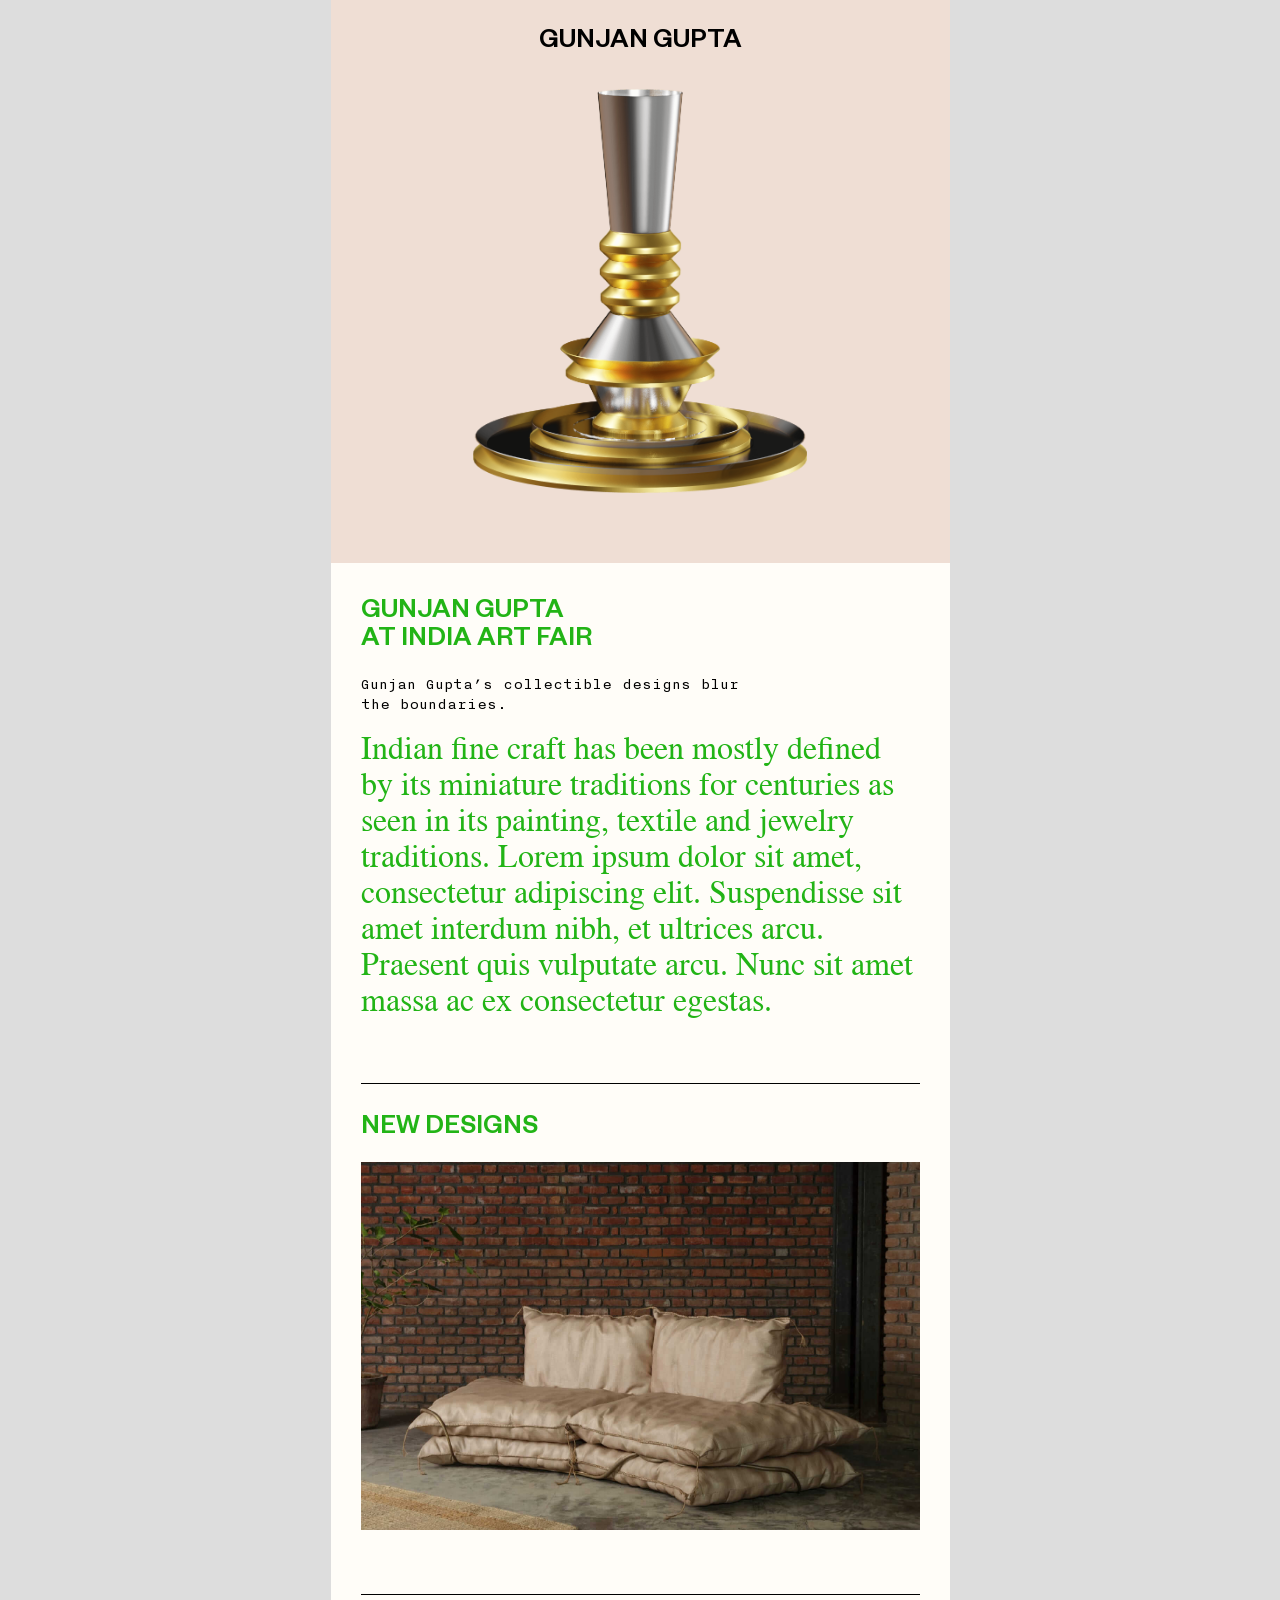
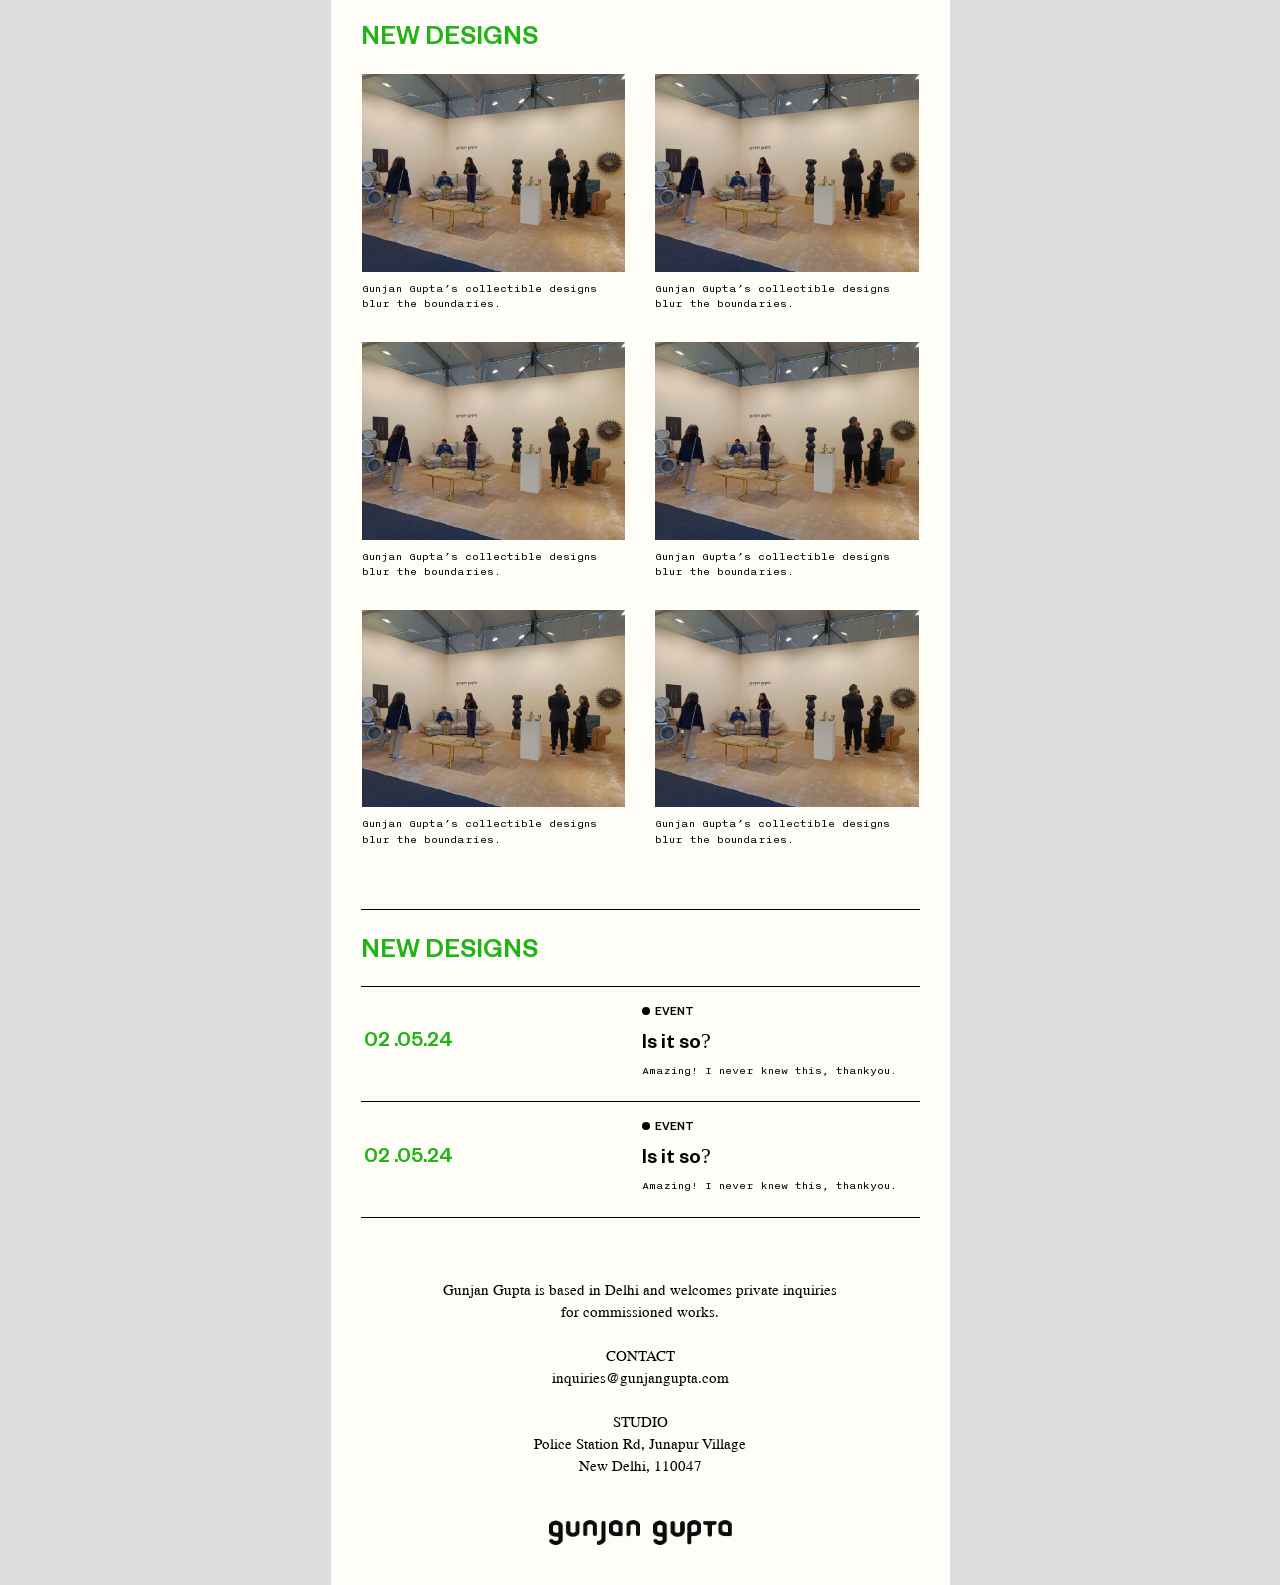
<file: index.html>
<!DOCTYPE html>
<html lang="en">

<head>
    <meta charset="UTF-8">
    <meta name="viewport" content="width=device-width, initial-scale=1.0">
    <title>Newsletter</title>

    <style>
        /* founder grotesk */

        @font-face {
            font-family: 'Founders Grotesk';
            src: url('font/FoundersGrotesk-Semibold.woff2') format('woff2'),
                url('font/FoundersGrotesk-Semibold.woff') format('woff');
            font-weight: 600;
            font-style: normal;
            font-display: swap;
        }

        @font-face {
            font-family: 'Founders Grotesk';
            src: url('font/FoundersGrotesk-Regular.woff2') format('woff2'),
                url('font/FoundersGrotesk-Regular.woff') format('woff');
            font-weight: normal;
            font-style: normal;
            font-display: swap;
        }

        @font-face {
            font-family: 'Founders Grotesk';
            src: url('font/FoundersGrotesk-Bold.woff2') format('woff2'),
                url('font/FoundersGrotesk-Bold.woff') format('woff');
            font-weight: bold;
            font-style: normal;
            font-display: swap;
        }

        @font-face {
            font-family: 'Founders Grotesk';
            src: url('font/FoundersGrotesk-BoldItalic.woff2') format('woff2'),
                url('font/FoundersGrotesk-BoldItalic.woff') format('woff');
            font-weight: bold;
            font-style: italic;
            font-display: swap;
        }

        @font-face {
            font-family: 'Founders Grotesk Regular';
            src: url('font/FoundersGrotesk-RegularItalic.woff2') format('woff2'),
                url('font/FoundersGrotesk-RegularItalic.woff') format('woff');
            font-weight: normal;
            font-style: italic;
            font-display: swap;
        }

        @font-face {
            font-family: 'Founders Grotesk';
            src: url('font/FoundersGrotesk-LightItalic.woff2') format('woff2'),
                url('font/FoundersGrotesk-LightItalic.woff') format('woff');
            font-weight: 300;
            font-style: italic;
            font-display: swap;
        }

        @font-face {
            font-family: 'Founders Grotesk';
            src: url('font/FoundersGrotesk-Light.woff2') format('woff2'),
                url('font/FoundersGrotesk-Light.woff') format('woff');
            font-weight: 300;
            font-style: normal;
            font-display: swap;
        }

        @font-face {
            font-family: 'Founders Grotesk';
            src: url('font/FoundersGrotesk-Medium.woff2') format('woff2'),
                url('font/FoundersGrotesk-Medium.woff') format('woff');
            font-weight: 500;
            font-style: normal;
            font-display: swap;
        }

        @font-face {
            font-family: 'Founders Grotesk';
            src: url('font/FoundersGrotesk-SemiboldIt.woff2') format('woff2'),
                url('font/FoundersGrotesk-SemiboldIt.woff') format('woff');
            font-weight: 600;
            font-style: italic;
            font-display: swap;
        }

        @font-face {
            font-family: 'Founders Grotesk';
            src: url('font/FoundersGrotesk-MediumItalic.woff2') format('woff2'),
                url('font/FoundersGrotesk-MediumItalic.woff') format('woff');
            font-weight: 500;
            font-style: italic;
            font-display: swap;
        }

        /* times font */

        @font-face {
            font-family: 'Times LT Pro';
            src: url('times-font/TimesLTPro-Roman.woff2') format('woff2'),
                url('times-font/TimesLTPro-Roman.woff') format('woff');
            font-weight: normal;
            font-style: normal;
            font-display: swap;
        } 

        /* nitti font */

        @font-face {
            font-family: 'Nitti';
            src: url('nitti-font/Nitti.woff2') format('woff2'),
                url('nitti-font/Nitti.woff') format('woff');
            font-weight: normal;
            font-style: normal;
            font-display: swap;
        }
    </style>
</head>

<body style="margin: 0; padding: 0">
    <div class="email-template" style="width:100%; background-color: #ddd;">
        <div class="email-template-inner" style="width:100%; max-width: 619px; margin: auto;background: #fff">
            <div>
                <table style="width: 100%; border-collapse: collapse;">
                    <tbody>
                        <tr>
                            <td style="padding: 0;">
                                <div>
                                    <table style="width: 100%; background-color: #EFDED4; border-collapse: collapse;">
                                        <tbody>
                                            <tr>
                                                <td>
                                                    <h1
                                                        style="font-size: 28px;
                                                    line-height: 28px;
                                                    text-align: center;font-family: 'Founders Grotesk';margin: 22px 0 36px 0;font-weight: 500;">
                                                        GUNJAN GUPTA</h1>
                                                </td>
                                            </tr>
                                            <tr>
                                                <td
                                                    style="display: flex;align-items: center;justify-content: center;padding-bottom: 70px;">
                                                    <img src="images/logo2.png" alt="" style="width: 100%;
                                                    max-width: 54%;">
                                                </td>
                                            </tr>
                                        </tbody>
                                    </table>

                                    <table style="width: 100%; display: table; background-color: #FFFDF8;
                                    border-collapse: collapse;">
                                        <tbody>
                                            <tr>
                                                <td style="padding: 0 30px;">
                                                    <div style="border-bottom: 1px solid #000;padding: 30px 0 60px 0;">
                                                        <h2 style="margin: 0;
                                                        color: #22B416;
                                                        font-size: 28px;
                                                        line-height: 28px;
                                                        font-weight: 500;
                                                        margin-bottom: 25px;
                                                        font-family: 'Founders Grotesk';">
                                                            GUNJAN GUPTA<br> AT INDIA ART FAIR </h2>
                                                        <span
                                                            style="font-size: 16px;
                                                    line-height: 20.8px;
                                                    font-weight: 400;
                                                    color: #000000;font-family: 'Nitti';margin-bottom: 20px;display: block;">Gunjan
                                                            Gupta’s collectible designs blur<br> the boundaries.</span>
                                                        <p style="margin: 0;
                                                        font-size: 32px;
                                                    line-height: 36px;
                                                    color: #22B416;
                                                    font-weight: 400; font-family: 'Times LT Pro';">
                                                            Indian fine craft has been mostly defined by its miniature
                                                            traditions for centuries as seen in its painting, textile
                                                            and jewelry traditions. Lorem ipsum dolor sit amet,
                                                            consectetur adipiscing elit. Suspendisse sit amet interdum
                                                            nibh, et ultrices arcu. Praesent quis vulputate arcu. Nunc
                                                            sit amet massa ac ex consectetur egestas.</p>
                                                    </div>
                                                </td>
                                            </tr>

                                            <tr>
                                                <td style="padding: 0 30px;">
                                                    <div style="border-bottom: 1px solid #000; padding: 25px 0 60px 0;">
                                                        <h2
                                                            style="color: #22B416;
                                                        font-size: 28px;
                                                        line-height: 28px;
                                                        margin-top: 0;
                                                        font-weight: 500;margin-bottom: 25px;font-family: 'Founders Grotesk';">
                                                            NEW DESIGNS
                                                        </h2>

                                                        <div>
                                                            <img src="images/design-img.jfif" alt=""
                                                                style="width: 100%; height: 368px; object-fit: cover;">
                                                        </div>
                                                    </div>
                                                </td>
                                            </tr>

                                            <tr>
                                                <td style="padding: 0px 30px 0px 30px;">
                                                    <div style="border-bottom: 1px solid #000;padding: 25px 0 60px 0;">
                                                        <h2
                                                            style="color: #22B416;
                                                        font-size: 28px;
                                                        line-height: 28px;
                                                        margin-top: 0;
                                                        font-weight: 500;margin-bottom: 25px;font-family: 'Founders Grotesk';">
                                                            NEW DESIGNS
                                                        </h2>
                                                        <table style="width: 100%; border-collapse: collapse;">
                                                            <tbody>
                                                                <tr>
                                                                    <td>
                                                                        <div>
                                                                            <div
                                                                                style="display: flex;align-items: center;margin: 0 -15px; padding-bottom: 30px;">
                                                                                <div
                                                                                    style="width: 50%;padding: 0 15px;">
                                                                                    <img src="images/desing-img2.jfif"
                                                                                        alt=""
                                                                                        style="width: 100%; object-fit: cover;">
                                                                                    <p
                                                                                        style="font-size: 12px;
                                                                                font-weight: 400;
                                                                                color: #000;
                                                                                line-height: 15.6px;
                                                                                margin: 5px 0 0 0;font-family: 'Nitti';">
                                                                                        Gunjan Gupta’s collectible
                                                                                        designs
                                                                                        blur the boundaries.</p>
                                                                                </div>

                                                                                <div
                                                                                    style="width: 50%;padding: 0 15px;">
                                                                                    <img src="images/desing-img2.jfif"
                                                                                        alt=""
                                                                                        style="width: 100%; object-fit: cover;">
                                                                                        <p
                                                                                        style="font-size: 12px;
                                                                                font-weight: 400;
                                                                                color: #000;
                                                                                line-height: 15.6px;
                                                                                margin: 5px 0 0 0;font-family: 'Nitti';">
                                                                                        Gunjan Gupta’s collectible
                                                                                        designs
                                                                                        blur the boundaries.</p>
                                                                                </div>
                                                                            </div>

                                                                            <div
                                                                                style="display: flex;align-items: center;margin: 0 -15px;padding-bottom: 30px;">
                                                                                <div
                                                                                    style="width: 50%;padding: 0 15px;">
                                                                                    <img src="images/desing-img2.jfif"
                                                                                        alt=""
                                                                                        style="width: 100%; object-fit: cover;">
                                                                                        <p
                                                                                        style="font-size: 12px;
                                                                                font-weight: 400;
                                                                                color: #000;
                                                                                line-height: 15.6px;
                                                                                margin: 5px 0 0 0;font-family: 'Nitti';">
                                                                                        Gunjan Gupta’s collectible
                                                                                        designs
                                                                                        blur the boundaries.</p>
                                                                                </div>

                                                                                <div
                                                                                    style="width: 50%;padding: 0 15px;">
                                                                                    <img src="images/desing-img2.jfif"
                                                                                        alt=""
                                                                                        style="width: 100%; object-fit: cover;">
                                                                                        <p
                                                                                        style="font-size: 12px;
                                                                                font-weight: 400;
                                                                                color: #000;
                                                                                line-height: 15.6px;
                                                                                margin: 5px 0 0 0;font-family: 'Nitti';">
                                                                                        Gunjan Gupta’s collectible
                                                                                        designs
                                                                                        blur the boundaries.</p>
                                                                                </div>
                                                                            </div>

                                                                            <div
                                                                                style="display: flex;align-items: center;margin: 0 -15px;">
                                                                                <div
                                                                                    style="width: 50%;padding: 0 15px;">
                                                                                    <img src="images/desing-img2.jfif"
                                                                                        alt=""
                                                                                        style="width: 100%; object-fit: cover;">
                                                                                        <p
                                                                                        style="font-size: 12px;
                                                                                font-weight: 400;
                                                                                color: #000;
                                                                                line-height: 15.6px;
                                                                                margin: 5px 0 0 0;font-family: 'Nitti';">
                                                                                        Gunjan Gupta’s collectible
                                                                                        designs
                                                                                        blur the boundaries.</p>
                                                                                </div>

                                                                                <div
                                                                                    style="width: 50%;padding: 0 15px;">
                                                                                    <img src="images/desing-img2.jfif"
                                                                                        alt=""
                                                                                        style="width: 100%; object-fit: cover;">
                                                                                        <p
                                                                                        style="font-size: 12px;
                                                                                font-weight: 400;
                                                                                color: #000;
                                                                                line-height: 15.6px;
                                                                                margin: 5px 0 0 0;font-family: 'Nitti';">
                                                                                        Gunjan Gupta’s collectible
                                                                                        designs
                                                                                        blur the boundaries.</p>
                                                                                </div>
                                                                            </div>
                                                                        </div>
                                                                    </td>
                                                                </tr>
                                                            </tbody>
                                                        </table>
                                                    </div>
                                                </td>
                                            </tr>

                                            <tr>
                                                <td style="padding: 0 30px;">
                                                    <div style="padding: 0 0px; border-bottom: 1px solid #000;">
                                                        <h2
                                                            style="color: #22B416;
                                                            font-size: 28px;
                                                            line-height: 28px;
                                                            margin-top: 23px;
                                                            font-weight: 500;margin-bottom: 25px;    font-family: 'Founders Grotesk';">
                                                            NEW DESIGNS
                                                        </h2>
                                                    </div>
                                                </td>
                                            </tr>

                                            <tr>
                                                <td style="padding: 0 30px;">
                                                    <div style="padding: 15px 0 20px 0; border-bottom: 1px solid #000;">
                                                        <table style="width: 100%;">
                                                            <tr>
                                                                <td style="width: 50%;">
                                                                    <h2
                                                                        style="color: #22B416;
                                                                    font-size: 22px;
                                                                    line-height: 22px;
                                                                    font-weight: 500;margin-bottom: 25px;    font-family: 'Founders Grotesk';">
                                                                        02 .05.24
                                                                    </h2>
                                                                </td>
                                                                <td style="width: 50%;">
                                                                    <h5
                                                                        style="margin: 0;
                                                                    font-size: 12px;
                                                                    line-height: 12px;font-family: 'Founders Grotesk';font-weight: 500;color: #000;display: flex;align-items: center;">
                                                                        <span
                                                                            style="width: 8px;height: 8px;background-color: #000;border-radius: 50%;display: block;margin-right: 5px;"></span>EVENT
                                                                    </h5>
                                                                    <h3
                                                                        style="font-size: 22px;
                                                                    line-height: 22px;
                                                                    margin: 12px 0;
                                                                    font-weight: 500;    font-family: 'Founders Grotesk';">
                                                                        Is it so?</h3>
                                                                    <span
                                                                        style="display: block;
                                                                    font-size: 12px;line-height: 15.6px;
                                                                    font-family: 'Nitti';">Amazing!
                                                                        I never knew this, thankyou.</span>
                                                                </td>
                                                            </tr>
                                                        </table>
                                                    </div>
                                                </td>
                                            </tr>

                                            <tr>
                                                <td style="padding: 0 30px;">
                                                    <div style="padding: 15px 0 20px 0; border-bottom: 1px solid #000;">
                                                        <table style="width: 100%;">
                                                            <tr>
                                                                <td style="width: 50%;">
                                                                    <h2
                                                                        style="color: #22B416;
                                                                    font-size: 22px;
                                                                    line-height: 22px;
                                                                    font-weight: 500;margin-bottom: 25px;    font-family: 'Founders Grotesk';">
                                                                        02 .05.24
                                                                    </h2>
                                                                </td>
                                                                <td style="width: 50%;">
                                                                    <h5
                                                                        style="margin: 0;
                                                                    font-size: 12px;
                                                                    line-height: 12px;font-family: 'Founders Grotesk';font-weight: 500;color: #000;display: flex;align-items: center;">
                                                                        <span
                                                                            style="width: 8px;height: 8px;background-color: #000;border-radius: 50%;display: block;margin-right: 5px;"></span>EVENT
                                                                    </h5>
                                                                    <h3
                                                                        style="font-size: 22px;
                                                                    line-height: 22px;
                                                                    margin: 12px 0;
                                                                    font-weight: 500;    font-family: 'Founders Grotesk';">
                                                                        Is it so?</h3>
                                                                    <span
                                                                        style="display: block;
                                                                    font-size: 12px;line-height: 15.6px;
                                                                    font-family: 'Nitti';">Amazing!
                                                                        I never knew this, thankyou.</span>
                                                                </td>
                                                            </tr>
                                                        </table>
                                                    </div>
                                                </td>
                                            </tr>

                                            <tr>
                                                <td style="padding: 64px 0 36px 0;">
                                                    <table style="width: 100%; border-collapse: collapse;">
                                                        <tbody>
                                                            <tr>
                                                                <td style="padding: 0;">
                                                                    <p
                                                                        style="margin: 0;
                                                                font-size: 15px;
                                                                line-height: 22px;
                                                                text-align: center;
                                                                margin-bottom: 22px;    font-family: 'Times LT Pro';font-weight: 400;">
                                                                        Gunjan Gupta is based in Delhi and welcomes
                                                                        private inquiries <br>
                                                                        for commissioned works.</p>
                                                                </td>
                                                            </tr>

                                                            <tr>
                                                                <td style="padding: 0;">
                                                                    <h3
                                                                        style="margin: 0 0 0px 0;
                                                                font-size: 15px;
                                                                line-height: 22px;
                                                                font-weight: 400;
                                                                text-align: center;font-family: 'Times LT Pro';">
                                                                        CONTACT</h3>

                                                                    <p
                                                                        style="margin: 0;
                                                                font-size: 15px;
                                                                line-height: 22px;
                                                                text-align: center;
                                                                margin-bottom: 22px;font-family: 'Times LT Pro';font-weight: 400;">
                                                                        inquiries@gunjangupta.com</p>
                                                                </td>
                                                            </tr>

                                                            <tr>
                                                                <td style="padding: 0;">
                                                                    <h3
                                                                        style="margin: 0 0 0px 0;
                                                                font-size: 15px;
                                                                line-height: 22px;
                                                                font-weight: 400;
                                                                text-align: center;font-family: 'Times LT Pro';">
                                                                        STUDIO</h3>

                                                                    <p
                                                                        style="margin: 0;
                                                                font-size: 15px;
                                                                line-height: 22px;
                                                                text-align: center;
                                                                margin-bottom: 40px;font-family: 'Times LT Pro';font-weight: 400;">
                                                                        Police Station Rd, Junapur Village<br>
                                                                        New Delhi, 110047</p>
                                                                </td>
                                                            </tr>

                                                            <tr>
                                                                <td style="padding: 0;">
                                                                    <div
                                                                        style="display: flex;align-items: center;justify-content: center;">
                                                                        <a href="#" style="display: block;
                                                                    width: 183px;">
                                                                            <img src="images/footer-logo.png" alt=""
                                                                                style="width: 100%;">
                                                                        </a>
                                                                    </div>
                                                                </td>
                                                            </tr>
                                                        </tbody>
                                                    </table>
                                                </td>
                                            </tr>
                                        </tbody>
                                    </table>
                                </div>
                            </td>
                        </tr>
                    </tbody>
                </table>
            </div>
        </div>
    </div>
</body>

</html>
</file>
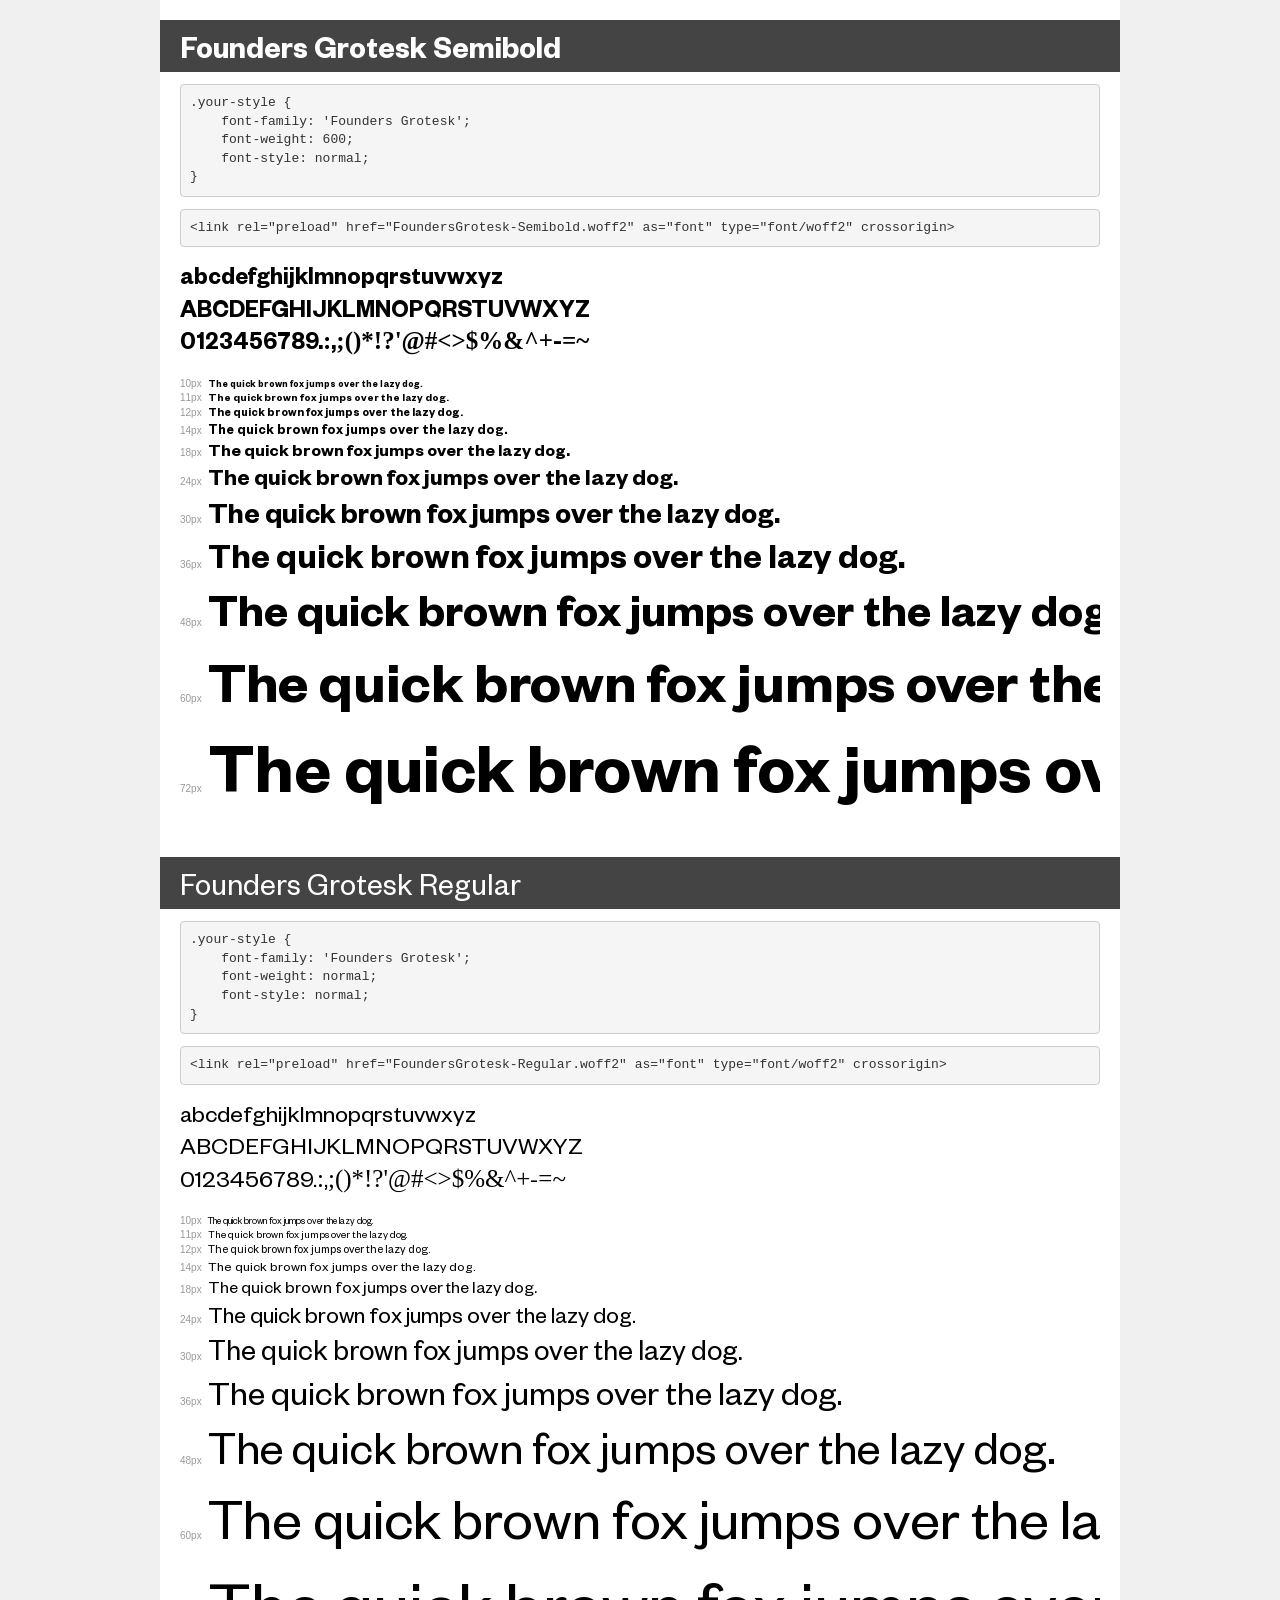
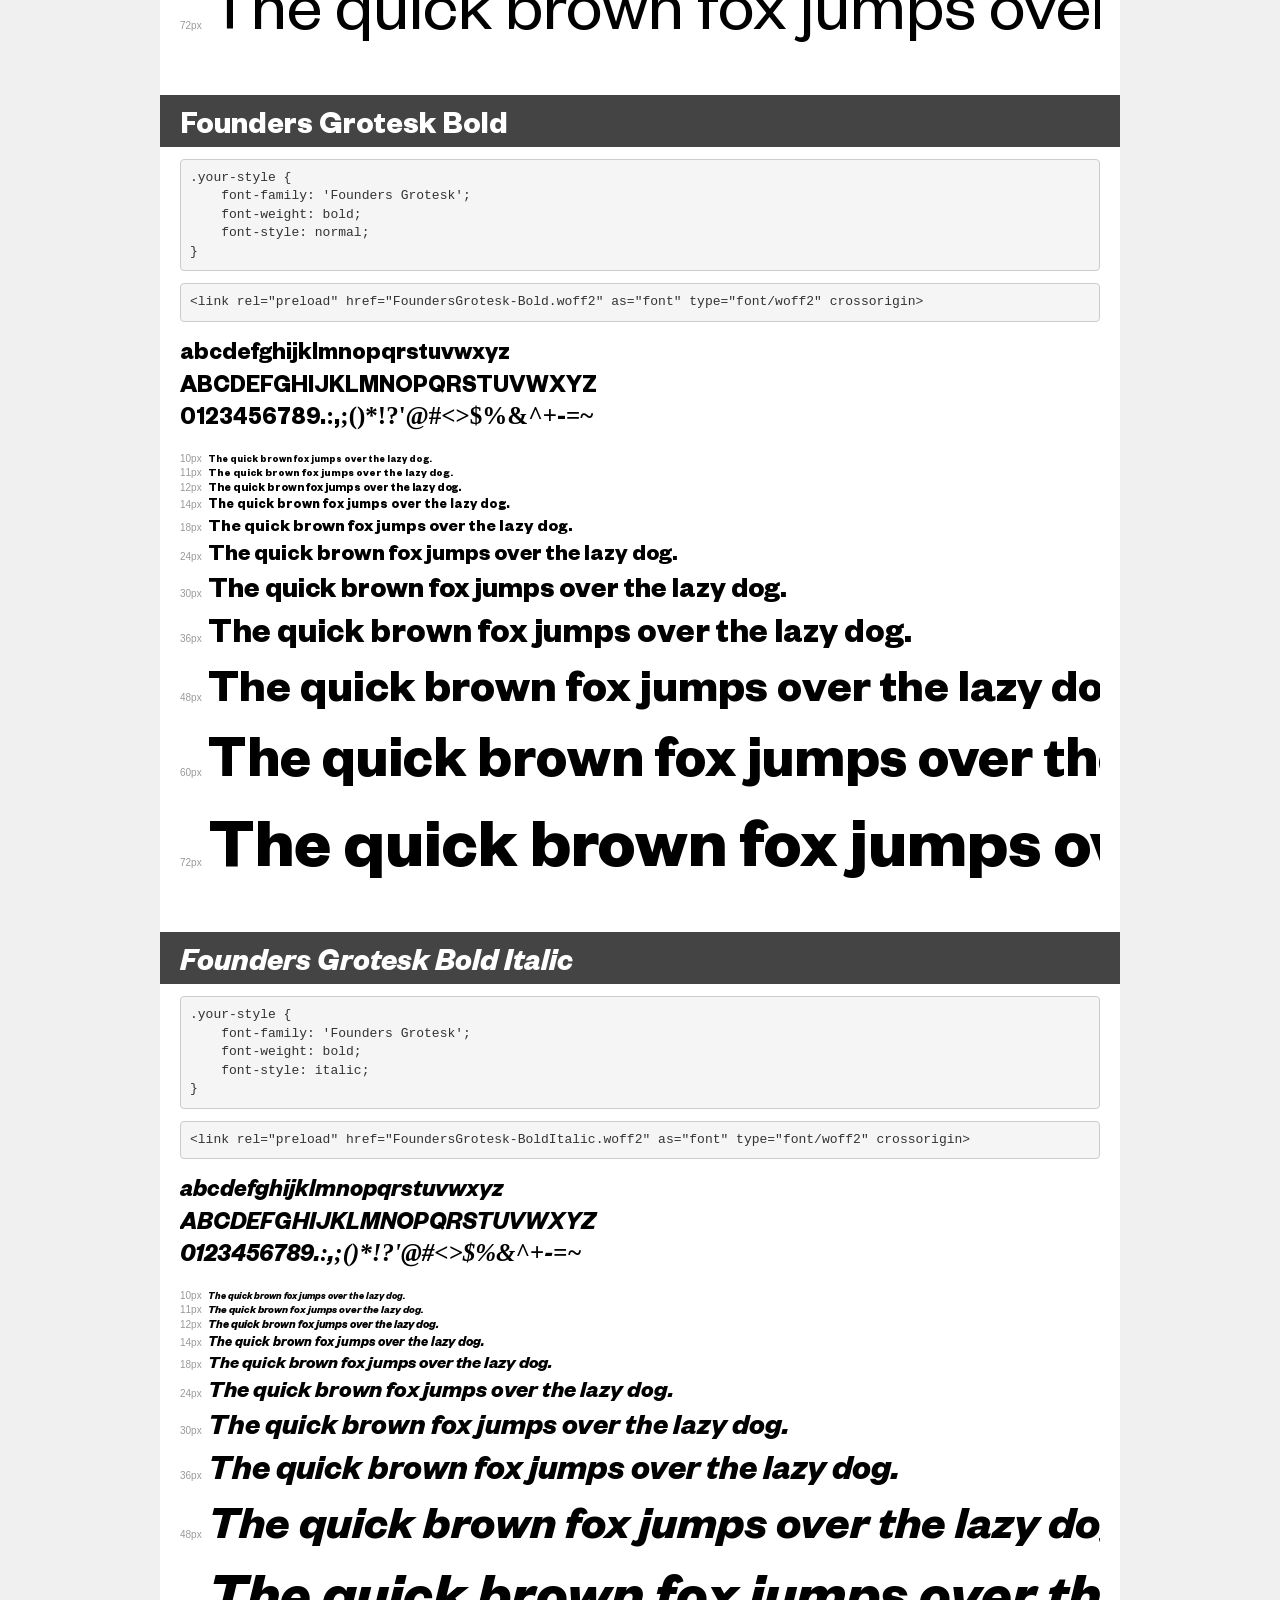
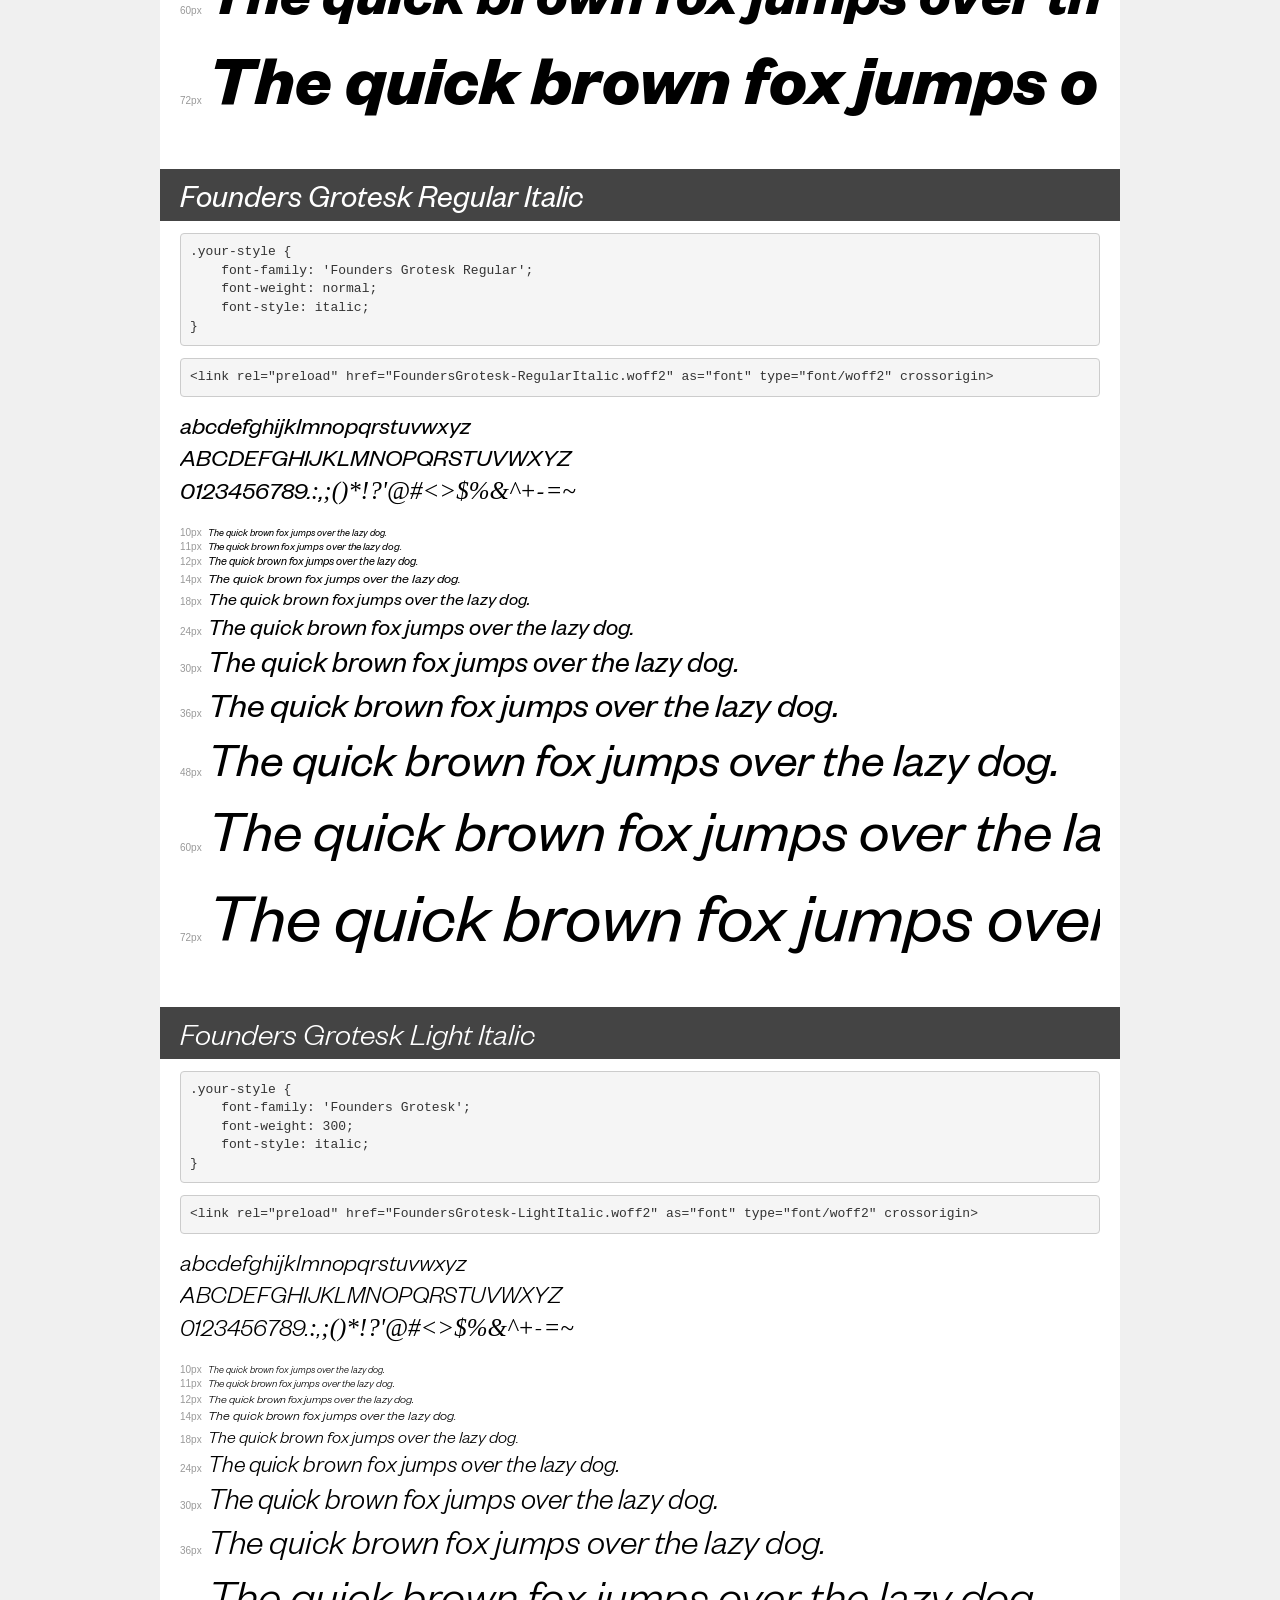
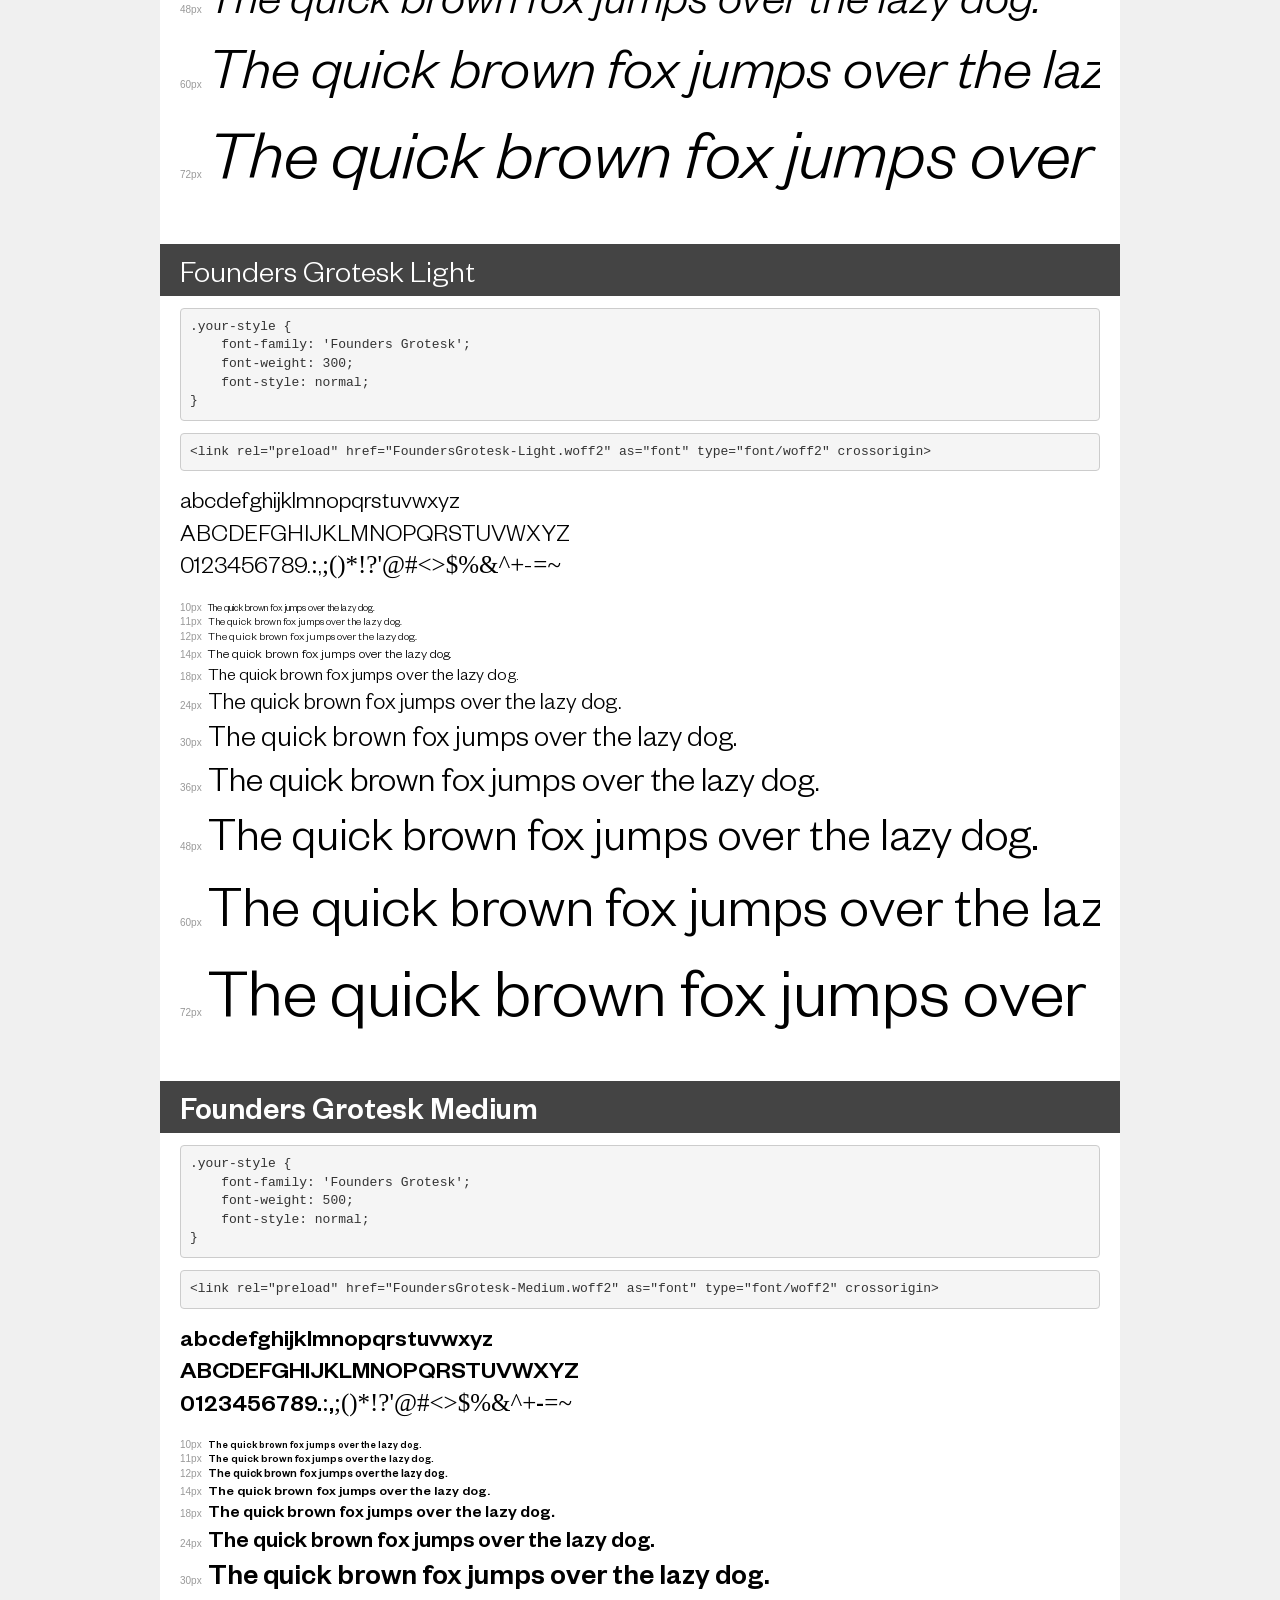
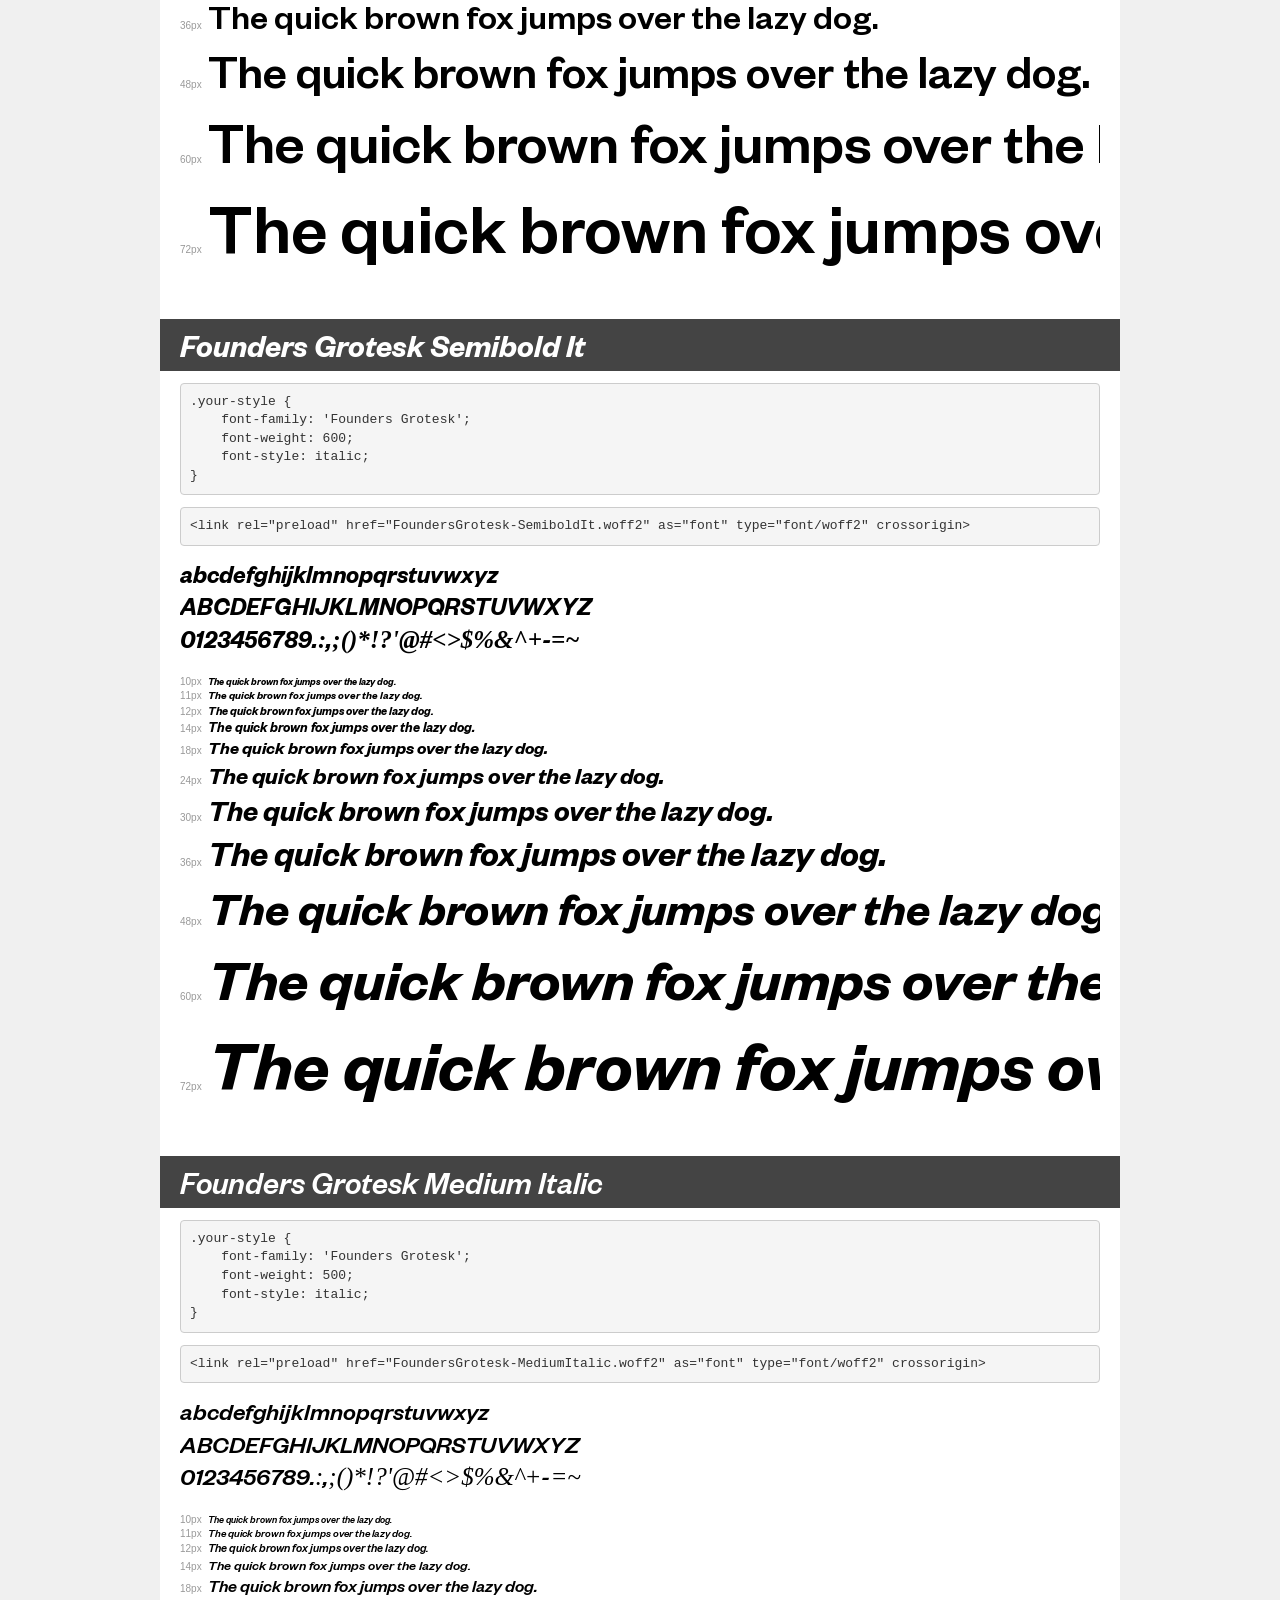
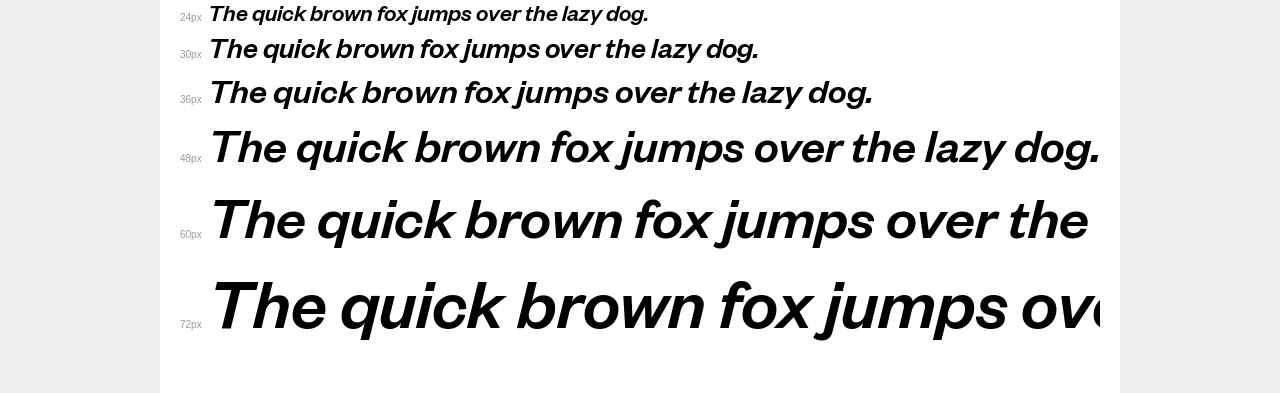
<file: font/demo.html>
<!DOCTYPE html>
<html lang="en">
<head>
    <meta charset="utf-8">
    <meta http-equiv="X-UA-Compatible" content="IE=edge">
    <meta name="viewport" content="width=device-width, initial-scale=1">
    <meta name="robots" content="noindex, noarchive">
    <meta name="format-detection" content="telephone=no">
    <title>Transfonter demo</title>
    <link href="stylesheet.css" rel="stylesheet">
    <style>
        /*
        http://meyerweb.com/eric/tools/css/reset/
        v2.0 | 20110126
        License: none (public domain)
        */
        html, body, div, span, applet, object, iframe,
        h1, h2, h3, h4, h5, h6, p, blockquote, pre,
        a, abbr, acronym, address, big, cite, code,
        del, dfn, em, img, ins, kbd, q, s, samp,
        small, strike, strong, sub, sup, tt, var,
        b, u, i, center,
        dl, dt, dd, ol, ul, li,
        fieldset, form, label, legend,
        table, caption, tbody, tfoot, thead, tr, th, td,
        article, aside, canvas, details, embed,
        figure, figcaption, footer, header, hgroup,
        menu, nav, output, ruby, section, summary,
        time, mark, audio, video {
            margin: 0;
            padding: 0;
            border: 0;
            font-size: 100%;
            font: inherit;
            vertical-align: baseline;
        }
        /* HTML5 display-role reset for older browsers */
        article, aside, details, figcaption, figure,
        footer, header, hgroup, menu, nav, section {
            display: block;
        }
        body {
            line-height: 1;
        }
        ol, ul {
            list-style: none;
        }
        blockquote, q {
            quotes: none;
        }
        blockquote:before, blockquote:after,
        q:before, q:after {
            content: '';
            content: none;
        }
        table {
            border-collapse: collapse;
            border-spacing: 0;
        }
        /* demo styles */
        body {
            background: #f0f0f0;
            color: #000;
        }
        .page {
            background: #fff;
            width: 920px;
            margin: 0 auto;
            padding: 20px 20px 0 20px;
            overflow: hidden;
        }
        .font-container {
            overflow-x: auto;
            overflow-y: hidden;
            margin-bottom: 40px;
            line-height: 1.3;
            white-space: nowrap;
            padding-bottom: 5px;
        }
        h1 {
            position: relative;
            background: #444;
            font-size: 32px;
            color: #fff;
            padding: 10px 20px;
            margin: 0 -20px 12px -20px;
        }
        .letters {
            font-size: 25px;
            margin-bottom: 20px;
        }
        .s10:before {
            content: '10px';
        }
        .s11:before {
            content: '11px';
        }
        .s12:before {
            content: '12px';
        }
        .s14:before {
            content: '14px';
        }
        .s18:before {
            content: '18px';
        }
        .s24:before {
            content: '24px';
        }
        .s30:before {
            content: '30px';
        }
        .s36:before {
            content: '36px';
        }
        .s48:before {
            content: '48px';
        }
        .s60:before {
            content: '60px';
        }
        .s72:before {
            content: '72px';
        }
        .s10:before, .s11:before, .s12:before, .s14:before,
        .s18:before, .s24:before, .s30:before, .s36:before,
        .s48:before, .s60:before, .s72:before {
            font-family: Arial, sans-serif;
            font-size: 10px;
            font-weight: normal;
            font-style: normal;
            color: #999;
            padding-right: 6px;
        }
        pre {
            display: block;
            padding: 9px;
            margin: 0 0 12px;
            font-family: Monaco, Menlo, Consolas, "Courier New", monospace;
            font-size: 13px;
            line-height: 1.428571429;
            color: #333;
            font-weight: normal;
            font-style: normal;
            background-color: #f5f5f5;
            border: 1px solid #ccc;
            overflow-x: auto;
            border-radius: 4px;
        }
        /* responsive */
        @media (max-width: 959px) {
            .page {
                width: auto;
                margin: 0;
            }
        }
    </style>
</head>
<body>
<div class="page">
    <div class="demo">
        <h1 style="font-family: 'Founders Grotesk'; font-weight: 600; font-style: normal;">Founders Grotesk Semibold</h1>
        <pre title="Usage">.your-style {
    font-family: 'Founders Grotesk';
    font-weight: 600;
    font-style: normal;
}</pre>
        <pre title="Preload (optional)">
&lt;link rel=&quot;preload&quot; href=&quot;FoundersGrotesk-Semibold.woff2&quot; as=&quot;font&quot; type=&quot;font/woff2&quot; crossorigin&gt;</pre>
        <div class="font-container" style="font-family: 'Founders Grotesk'; font-weight: 600; font-style: normal;">
            <p class="letters">
                abcdefghijklmnopqrstuvwxyz<br>
ABCDEFGHIJKLMNOPQRSTUVWXYZ<br>
                0123456789.:,;()*!?'@#&lt;&gt;$%&^+-=~
            </p>
            <p class="s10" style="font-size: 10px;">The quick brown fox jumps over the lazy dog.</p>
            <p class="s11" style="font-size: 11px;">The quick brown fox jumps over the lazy dog.</p>
            <p class="s12" style="font-size: 12px;">The quick brown fox jumps over the lazy dog.</p>
            <p class="s14" style="font-size: 14px;">The quick brown fox jumps over the lazy dog.</p>
            <p class="s18" style="font-size: 18px;">The quick brown fox jumps over the lazy dog.</p>
            <p class="s24" style="font-size: 24px;">The quick brown fox jumps over the lazy dog.</p>
            <p class="s30" style="font-size: 30px;">The quick brown fox jumps over the lazy dog.</p>
            <p class="s36" style="font-size: 36px;">The quick brown fox jumps over the lazy dog.</p>
            <p class="s48" style="font-size: 48px;">The quick brown fox jumps over the lazy dog.</p>
            <p class="s60" style="font-size: 60px;">The quick brown fox jumps over the lazy dog.</p>
            <p class="s72" style="font-size: 72px;">The quick brown fox jumps over the lazy dog.</p>
        </div>
    </div>

    <div class="demo">
        <h1 style="font-family: 'Founders Grotesk'; font-weight: normal; font-style: normal;">Founders Grotesk Regular</h1>
        <pre title="Usage">.your-style {
    font-family: 'Founders Grotesk';
    font-weight: normal;
    font-style: normal;
}</pre>
        <pre title="Preload (optional)">
&lt;link rel=&quot;preload&quot; href=&quot;FoundersGrotesk-Regular.woff2&quot; as=&quot;font&quot; type=&quot;font/woff2&quot; crossorigin&gt;</pre>
        <div class="font-container" style="font-family: 'Founders Grotesk'; font-weight: normal; font-style: normal;">
            <p class="letters">
                abcdefghijklmnopqrstuvwxyz<br>
ABCDEFGHIJKLMNOPQRSTUVWXYZ<br>
                0123456789.:,;()*!?'@#&lt;&gt;$%&^+-=~
            </p>
            <p class="s10" style="font-size: 10px;">The quick brown fox jumps over the lazy dog.</p>
            <p class="s11" style="font-size: 11px;">The quick brown fox jumps over the lazy dog.</p>
            <p class="s12" style="font-size: 12px;">The quick brown fox jumps over the lazy dog.</p>
            <p class="s14" style="font-size: 14px;">The quick brown fox jumps over the lazy dog.</p>
            <p class="s18" style="font-size: 18px;">The quick brown fox jumps over the lazy dog.</p>
            <p class="s24" style="font-size: 24px;">The quick brown fox jumps over the lazy dog.</p>
            <p class="s30" style="font-size: 30px;">The quick brown fox jumps over the lazy dog.</p>
            <p class="s36" style="font-size: 36px;">The quick brown fox jumps over the lazy dog.</p>
            <p class="s48" style="font-size: 48px;">The quick brown fox jumps over the lazy dog.</p>
            <p class="s60" style="font-size: 60px;">The quick brown fox jumps over the lazy dog.</p>
            <p class="s72" style="font-size: 72px;">The quick brown fox jumps over the lazy dog.</p>
        </div>
    </div>

    <div class="demo">
        <h1 style="font-family: 'Founders Grotesk'; font-weight: bold; font-style: normal;">Founders Grotesk Bold</h1>
        <pre title="Usage">.your-style {
    font-family: 'Founders Grotesk';
    font-weight: bold;
    font-style: normal;
}</pre>
        <pre title="Preload (optional)">
&lt;link rel=&quot;preload&quot; href=&quot;FoundersGrotesk-Bold.woff2&quot; as=&quot;font&quot; type=&quot;font/woff2&quot; crossorigin&gt;</pre>
        <div class="font-container" style="font-family: 'Founders Grotesk'; font-weight: bold; font-style: normal;">
            <p class="letters">
                abcdefghijklmnopqrstuvwxyz<br>
ABCDEFGHIJKLMNOPQRSTUVWXYZ<br>
                0123456789.:,;()*!?'@#&lt;&gt;$%&^+-=~
            </p>
            <p class="s10" style="font-size: 10px;">The quick brown fox jumps over the lazy dog.</p>
            <p class="s11" style="font-size: 11px;">The quick brown fox jumps over the lazy dog.</p>
            <p class="s12" style="font-size: 12px;">The quick brown fox jumps over the lazy dog.</p>
            <p class="s14" style="font-size: 14px;">The quick brown fox jumps over the lazy dog.</p>
            <p class="s18" style="font-size: 18px;">The quick brown fox jumps over the lazy dog.</p>
            <p class="s24" style="font-size: 24px;">The quick brown fox jumps over the lazy dog.</p>
            <p class="s30" style="font-size: 30px;">The quick brown fox jumps over the lazy dog.</p>
            <p class="s36" style="font-size: 36px;">The quick brown fox jumps over the lazy dog.</p>
            <p class="s48" style="font-size: 48px;">The quick brown fox jumps over the lazy dog.</p>
            <p class="s60" style="font-size: 60px;">The quick brown fox jumps over the lazy dog.</p>
            <p class="s72" style="font-size: 72px;">The quick brown fox jumps over the lazy dog.</p>
        </div>
    </div>

    <div class="demo">
        <h1 style="font-family: 'Founders Grotesk'; font-weight: bold; font-style: italic;">Founders Grotesk Bold Italic</h1>
        <pre title="Usage">.your-style {
    font-family: 'Founders Grotesk';
    font-weight: bold;
    font-style: italic;
}</pre>
        <pre title="Preload (optional)">
&lt;link rel=&quot;preload&quot; href=&quot;FoundersGrotesk-BoldItalic.woff2&quot; as=&quot;font&quot; type=&quot;font/woff2&quot; crossorigin&gt;</pre>
        <div class="font-container" style="font-family: 'Founders Grotesk'; font-weight: bold; font-style: italic;">
            <p class="letters">
                abcdefghijklmnopqrstuvwxyz<br>
ABCDEFGHIJKLMNOPQRSTUVWXYZ<br>
                0123456789.:,;()*!?'@#&lt;&gt;$%&^+-=~
            </p>
            <p class="s10" style="font-size: 10px;">The quick brown fox jumps over the lazy dog.</p>
            <p class="s11" style="font-size: 11px;">The quick brown fox jumps over the lazy dog.</p>
            <p class="s12" style="font-size: 12px;">The quick brown fox jumps over the lazy dog.</p>
            <p class="s14" style="font-size: 14px;">The quick brown fox jumps over the lazy dog.</p>
            <p class="s18" style="font-size: 18px;">The quick brown fox jumps over the lazy dog.</p>
            <p class="s24" style="font-size: 24px;">The quick brown fox jumps over the lazy dog.</p>
            <p class="s30" style="font-size: 30px;">The quick brown fox jumps over the lazy dog.</p>
            <p class="s36" style="font-size: 36px;">The quick brown fox jumps over the lazy dog.</p>
            <p class="s48" style="font-size: 48px;">The quick brown fox jumps over the lazy dog.</p>
            <p class="s60" style="font-size: 60px;">The quick brown fox jumps over the lazy dog.</p>
            <p class="s72" style="font-size: 72px;">The quick brown fox jumps over the lazy dog.</p>
        </div>
    </div>

    <div class="demo">
        <h1 style="font-family: 'Founders Grotesk Regular'; font-weight: normal; font-style: italic;">Founders Grotesk Regular Italic</h1>
        <pre title="Usage">.your-style {
    font-family: 'Founders Grotesk Regular';
    font-weight: normal;
    font-style: italic;
}</pre>
        <pre title="Preload (optional)">
&lt;link rel=&quot;preload&quot; href=&quot;FoundersGrotesk-RegularItalic.woff2&quot; as=&quot;font&quot; type=&quot;font/woff2&quot; crossorigin&gt;</pre>
        <div class="font-container" style="font-family: 'Founders Grotesk Regular'; font-weight: normal; font-style: italic;">
            <p class="letters">
                abcdefghijklmnopqrstuvwxyz<br>
ABCDEFGHIJKLMNOPQRSTUVWXYZ<br>
                0123456789.:,;()*!?'@#&lt;&gt;$%&^+-=~
            </p>
            <p class="s10" style="font-size: 10px;">The quick brown fox jumps over the lazy dog.</p>
            <p class="s11" style="font-size: 11px;">The quick brown fox jumps over the lazy dog.</p>
            <p class="s12" style="font-size: 12px;">The quick brown fox jumps over the lazy dog.</p>
            <p class="s14" style="font-size: 14px;">The quick brown fox jumps over the lazy dog.</p>
            <p class="s18" style="font-size: 18px;">The quick brown fox jumps over the lazy dog.</p>
            <p class="s24" style="font-size: 24px;">The quick brown fox jumps over the lazy dog.</p>
            <p class="s30" style="font-size: 30px;">The quick brown fox jumps over the lazy dog.</p>
            <p class="s36" style="font-size: 36px;">The quick brown fox jumps over the lazy dog.</p>
            <p class="s48" style="font-size: 48px;">The quick brown fox jumps over the lazy dog.</p>
            <p class="s60" style="font-size: 60px;">The quick brown fox jumps over the lazy dog.</p>
            <p class="s72" style="font-size: 72px;">The quick brown fox jumps over the lazy dog.</p>
        </div>
    </div>

    <div class="demo">
        <h1 style="font-family: 'Founders Grotesk'; font-weight: 300; font-style: italic;">Founders Grotesk Light Italic</h1>
        <pre title="Usage">.your-style {
    font-family: 'Founders Grotesk';
    font-weight: 300;
    font-style: italic;
}</pre>
        <pre title="Preload (optional)">
&lt;link rel=&quot;preload&quot; href=&quot;FoundersGrotesk-LightItalic.woff2&quot; as=&quot;font&quot; type=&quot;font/woff2&quot; crossorigin&gt;</pre>
        <div class="font-container" style="font-family: 'Founders Grotesk'; font-weight: 300; font-style: italic;">
            <p class="letters">
                abcdefghijklmnopqrstuvwxyz<br>
ABCDEFGHIJKLMNOPQRSTUVWXYZ<br>
                0123456789.:,;()*!?'@#&lt;&gt;$%&^+-=~
            </p>
            <p class="s10" style="font-size: 10px;">The quick brown fox jumps over the lazy dog.</p>
            <p class="s11" style="font-size: 11px;">The quick brown fox jumps over the lazy dog.</p>
            <p class="s12" style="font-size: 12px;">The quick brown fox jumps over the lazy dog.</p>
            <p class="s14" style="font-size: 14px;">The quick brown fox jumps over the lazy dog.</p>
            <p class="s18" style="font-size: 18px;">The quick brown fox jumps over the lazy dog.</p>
            <p class="s24" style="font-size: 24px;">The quick brown fox jumps over the lazy dog.</p>
            <p class="s30" style="font-size: 30px;">The quick brown fox jumps over the lazy dog.</p>
            <p class="s36" style="font-size: 36px;">The quick brown fox jumps over the lazy dog.</p>
            <p class="s48" style="font-size: 48px;">The quick brown fox jumps over the lazy dog.</p>
            <p class="s60" style="font-size: 60px;">The quick brown fox jumps over the lazy dog.</p>
            <p class="s72" style="font-size: 72px;">The quick brown fox jumps over the lazy dog.</p>
        </div>
    </div>

    <div class="demo">
        <h1 style="font-family: 'Founders Grotesk'; font-weight: 300; font-style: normal;">Founders Grotesk Light</h1>
        <pre title="Usage">.your-style {
    font-family: 'Founders Grotesk';
    font-weight: 300;
    font-style: normal;
}</pre>
        <pre title="Preload (optional)">
&lt;link rel=&quot;preload&quot; href=&quot;FoundersGrotesk-Light.woff2&quot; as=&quot;font&quot; type=&quot;font/woff2&quot; crossorigin&gt;</pre>
        <div class="font-container" style="font-family: 'Founders Grotesk'; font-weight: 300; font-style: normal;">
            <p class="letters">
                abcdefghijklmnopqrstuvwxyz<br>
ABCDEFGHIJKLMNOPQRSTUVWXYZ<br>
                0123456789.:,;()*!?'@#&lt;&gt;$%&^+-=~
            </p>
            <p class="s10" style="font-size: 10px;">The quick brown fox jumps over the lazy dog.</p>
            <p class="s11" style="font-size: 11px;">The quick brown fox jumps over the lazy dog.</p>
            <p class="s12" style="font-size: 12px;">The quick brown fox jumps over the lazy dog.</p>
            <p class="s14" style="font-size: 14px;">The quick brown fox jumps over the lazy dog.</p>
            <p class="s18" style="font-size: 18px;">The quick brown fox jumps over the lazy dog.</p>
            <p class="s24" style="font-size: 24px;">The quick brown fox jumps over the lazy dog.</p>
            <p class="s30" style="font-size: 30px;">The quick brown fox jumps over the lazy dog.</p>
            <p class="s36" style="font-size: 36px;">The quick brown fox jumps over the lazy dog.</p>
            <p class="s48" style="font-size: 48px;">The quick brown fox jumps over the lazy dog.</p>
            <p class="s60" style="font-size: 60px;">The quick brown fox jumps over the lazy dog.</p>
            <p class="s72" style="font-size: 72px;">The quick brown fox jumps over the lazy dog.</p>
        </div>
    </div>

    <div class="demo">
        <h1 style="font-family: 'Founders Grotesk'; font-weight: 500; font-style: normal;">Founders Grotesk Medium</h1>
        <pre title="Usage">.your-style {
    font-family: 'Founders Grotesk';
    font-weight: 500;
    font-style: normal;
}</pre>
        <pre title="Preload (optional)">
&lt;link rel=&quot;preload&quot; href=&quot;FoundersGrotesk-Medium.woff2&quot; as=&quot;font&quot; type=&quot;font/woff2&quot; crossorigin&gt;</pre>
        <div class="font-container" style="font-family: 'Founders Grotesk'; font-weight: 500; font-style: normal;">
            <p class="letters">
                abcdefghijklmnopqrstuvwxyz<br>
ABCDEFGHIJKLMNOPQRSTUVWXYZ<br>
                0123456789.:,;()*!?'@#&lt;&gt;$%&^+-=~
            </p>
            <p class="s10" style="font-size: 10px;">The quick brown fox jumps over the lazy dog.</p>
            <p class="s11" style="font-size: 11px;">The quick brown fox jumps over the lazy dog.</p>
            <p class="s12" style="font-size: 12px;">The quick brown fox jumps over the lazy dog.</p>
            <p class="s14" style="font-size: 14px;">The quick brown fox jumps over the lazy dog.</p>
            <p class="s18" style="font-size: 18px;">The quick brown fox jumps over the lazy dog.</p>
            <p class="s24" style="font-size: 24px;">The quick brown fox jumps over the lazy dog.</p>
            <p class="s30" style="font-size: 30px;">The quick brown fox jumps over the lazy dog.</p>
            <p class="s36" style="font-size: 36px;">The quick brown fox jumps over the lazy dog.</p>
            <p class="s48" style="font-size: 48px;">The quick brown fox jumps over the lazy dog.</p>
            <p class="s60" style="font-size: 60px;">The quick brown fox jumps over the lazy dog.</p>
            <p class="s72" style="font-size: 72px;">The quick brown fox jumps over the lazy dog.</p>
        </div>
    </div>

    <div class="demo">
        <h1 style="font-family: 'Founders Grotesk'; font-weight: 600; font-style: italic;">Founders Grotesk Semibold It</h1>
        <pre title="Usage">.your-style {
    font-family: 'Founders Grotesk';
    font-weight: 600;
    font-style: italic;
}</pre>
        <pre title="Preload (optional)">
&lt;link rel=&quot;preload&quot; href=&quot;FoundersGrotesk-SemiboldIt.woff2&quot; as=&quot;font&quot; type=&quot;font/woff2&quot; crossorigin&gt;</pre>
        <div class="font-container" style="font-family: 'Founders Grotesk'; font-weight: 600; font-style: italic;">
            <p class="letters">
                abcdefghijklmnopqrstuvwxyz<br>
ABCDEFGHIJKLMNOPQRSTUVWXYZ<br>
                0123456789.:,;()*!?'@#&lt;&gt;$%&^+-=~
            </p>
            <p class="s10" style="font-size: 10px;">The quick brown fox jumps over the lazy dog.</p>
            <p class="s11" style="font-size: 11px;">The quick brown fox jumps over the lazy dog.</p>
            <p class="s12" style="font-size: 12px;">The quick brown fox jumps over the lazy dog.</p>
            <p class="s14" style="font-size: 14px;">The quick brown fox jumps over the lazy dog.</p>
            <p class="s18" style="font-size: 18px;">The quick brown fox jumps over the lazy dog.</p>
            <p class="s24" style="font-size: 24px;">The quick brown fox jumps over the lazy dog.</p>
            <p class="s30" style="font-size: 30px;">The quick brown fox jumps over the lazy dog.</p>
            <p class="s36" style="font-size: 36px;">The quick brown fox jumps over the lazy dog.</p>
            <p class="s48" style="font-size: 48px;">The quick brown fox jumps over the lazy dog.</p>
            <p class="s60" style="font-size: 60px;">The quick brown fox jumps over the lazy dog.</p>
            <p class="s72" style="font-size: 72px;">The quick brown fox jumps over the lazy dog.</p>
        </div>
    </div>

    <div class="demo">
        <h1 style="font-family: 'Founders Grotesk'; font-weight: 500; font-style: italic;">Founders Grotesk Medium Italic</h1>
        <pre title="Usage">.your-style {
    font-family: 'Founders Grotesk';
    font-weight: 500;
    font-style: italic;
}</pre>
        <pre title="Preload (optional)">
&lt;link rel=&quot;preload&quot; href=&quot;FoundersGrotesk-MediumItalic.woff2&quot; as=&quot;font&quot; type=&quot;font/woff2&quot; crossorigin&gt;</pre>
        <div class="font-container" style="font-family: 'Founders Grotesk'; font-weight: 500; font-style: italic;">
            <p class="letters">
                abcdefghijklmnopqrstuvwxyz<br>
ABCDEFGHIJKLMNOPQRSTUVWXYZ<br>
                0123456789.:,;()*!?'@#&lt;&gt;$%&^+-=~
            </p>
            <p class="s10" style="font-size: 10px;">The quick brown fox jumps over the lazy dog.</p>
            <p class="s11" style="font-size: 11px;">The quick brown fox jumps over the lazy dog.</p>
            <p class="s12" style="font-size: 12px;">The quick brown fox jumps over the lazy dog.</p>
            <p class="s14" style="font-size: 14px;">The quick brown fox jumps over the lazy dog.</p>
            <p class="s18" style="font-size: 18px;">The quick brown fox jumps over the lazy dog.</p>
            <p class="s24" style="font-size: 24px;">The quick brown fox jumps over the lazy dog.</p>
            <p class="s30" style="font-size: 30px;">The quick brown fox jumps over the lazy dog.</p>
            <p class="s36" style="font-size: 36px;">The quick brown fox jumps over the lazy dog.</p>
            <p class="s48" style="font-size: 48px;">The quick brown fox jumps over the lazy dog.</p>
            <p class="s60" style="font-size: 60px;">The quick brown fox jumps over the lazy dog.</p>
            <p class="s72" style="font-size: 72px;">The quick brown fox jumps over the lazy dog.</p>
        </div>
    </div>

</div>
</body>
</html>
</file>
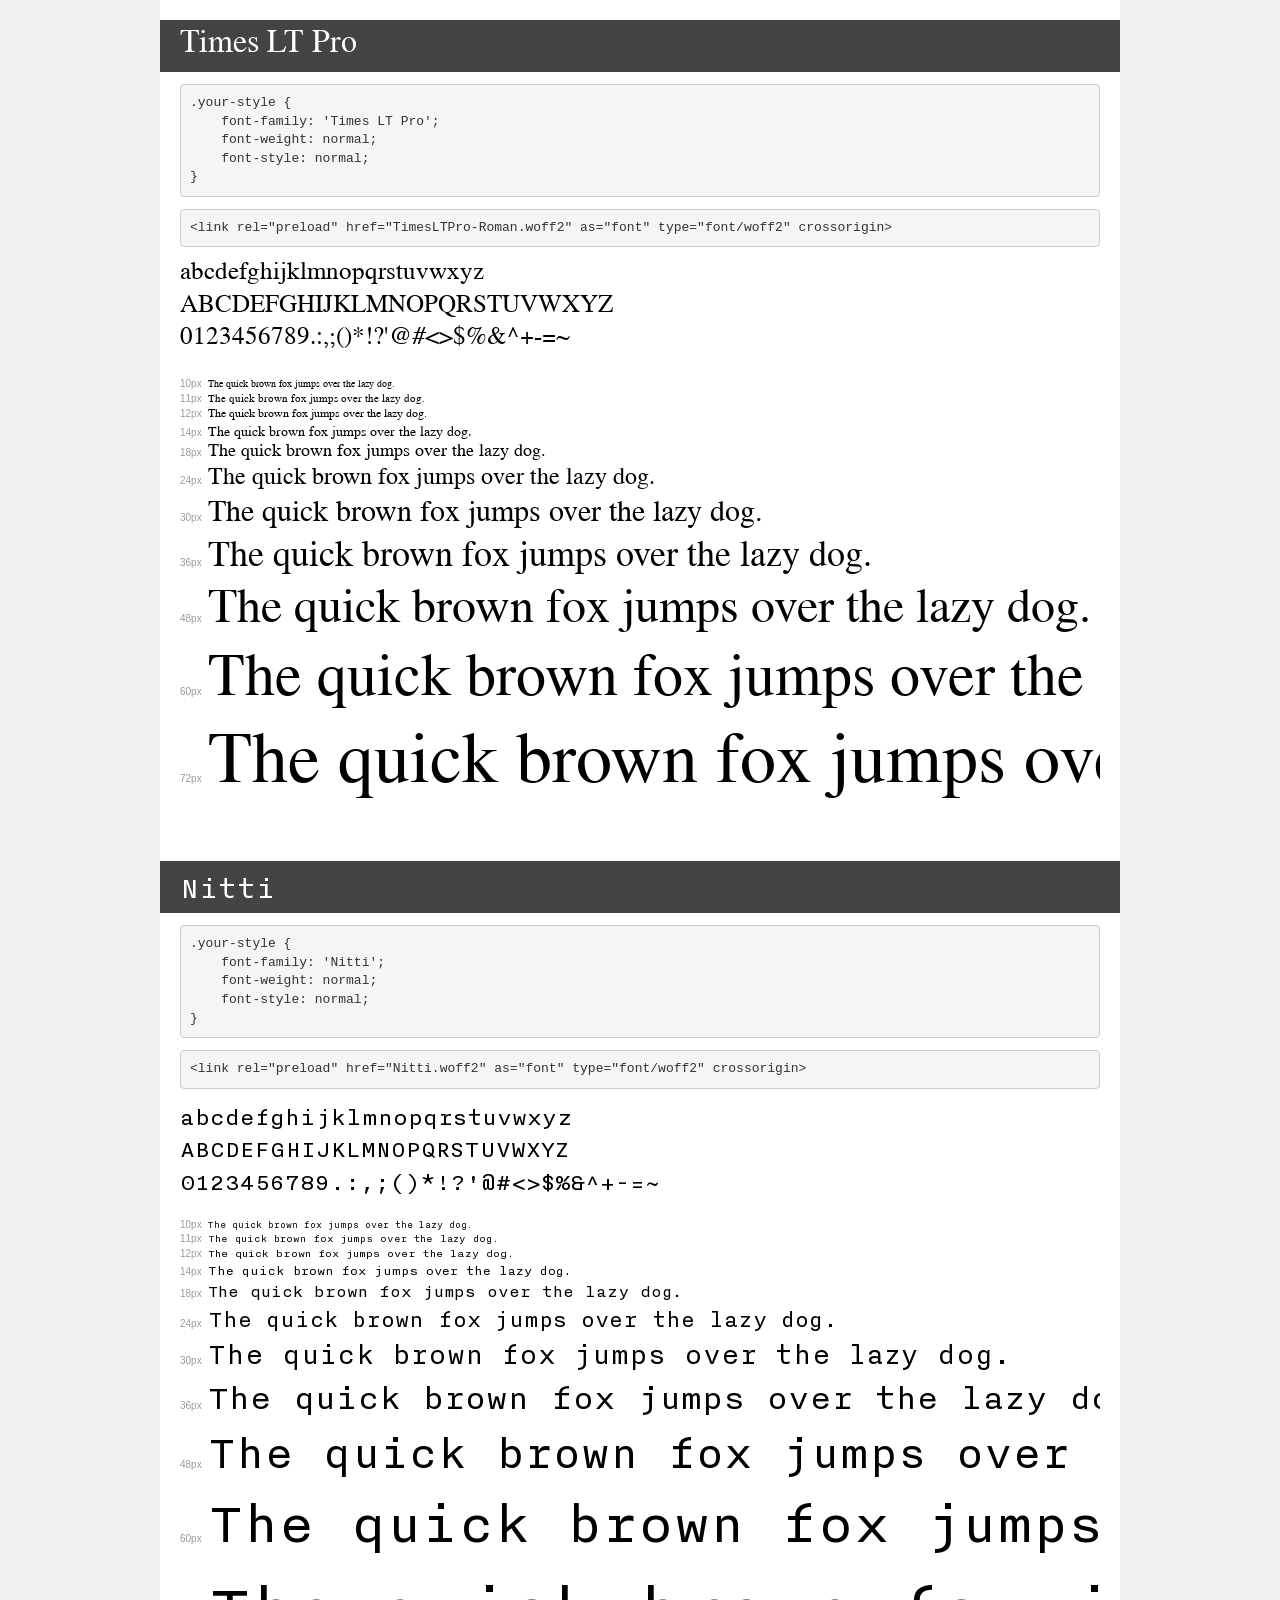
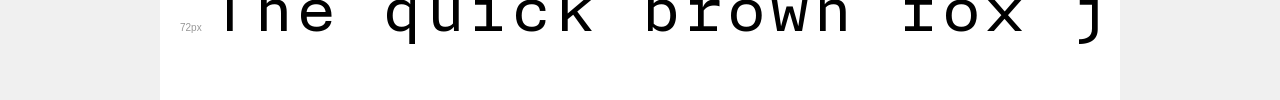
<file: nitti-font/demo.html>
<!DOCTYPE html>
<html lang="en">
<head>
    <meta charset="utf-8">
    <meta http-equiv="X-UA-Compatible" content="IE=edge">
    <meta name="viewport" content="width=device-width, initial-scale=1">
    <meta name="robots" content="noindex, noarchive">
    <meta name="format-detection" content="telephone=no">
    <title>Transfonter demo</title>
    <link href="stylesheet.css" rel="stylesheet">
    <style>
        /*
        http://meyerweb.com/eric/tools/css/reset/
        v2.0 | 20110126
        License: none (public domain)
        */
        html, body, div, span, applet, object, iframe,
        h1, h2, h3, h4, h5, h6, p, blockquote, pre,
        a, abbr, acronym, address, big, cite, code,
        del, dfn, em, img, ins, kbd, q, s, samp,
        small, strike, strong, sub, sup, tt, var,
        b, u, i, center,
        dl, dt, dd, ol, ul, li,
        fieldset, form, label, legend,
        table, caption, tbody, tfoot, thead, tr, th, td,
        article, aside, canvas, details, embed,
        figure, figcaption, footer, header, hgroup,
        menu, nav, output, ruby, section, summary,
        time, mark, audio, video {
            margin: 0;
            padding: 0;
            border: 0;
            font-size: 100%;
            font: inherit;
            vertical-align: baseline;
        }
        /* HTML5 display-role reset for older browsers */
        article, aside, details, figcaption, figure,
        footer, header, hgroup, menu, nav, section {
            display: block;
        }
        body {
            line-height: 1;
        }
        ol, ul {
            list-style: none;
        }
        blockquote, q {
            quotes: none;
        }
        blockquote:before, blockquote:after,
        q:before, q:after {
            content: '';
            content: none;
        }
        table {
            border-collapse: collapse;
            border-spacing: 0;
        }
        /* demo styles */
        body {
            background: #f0f0f0;
            color: #000;
        }
        .page {
            background: #fff;
            width: 920px;
            margin: 0 auto;
            padding: 20px 20px 0 20px;
            overflow: hidden;
        }
        .font-container {
            overflow-x: auto;
            overflow-y: hidden;
            margin-bottom: 40px;
            line-height: 1.3;
            white-space: nowrap;
            padding-bottom: 5px;
        }
        h1 {
            position: relative;
            background: #444;
            font-size: 32px;
            color: #fff;
            padding: 10px 20px;
            margin: 0 -20px 12px -20px;
        }
        .letters {
            font-size: 25px;
            margin-bottom: 20px;
        }
        .s10:before {
            content: '10px';
        }
        .s11:before {
            content: '11px';
        }
        .s12:before {
            content: '12px';
        }
        .s14:before {
            content: '14px';
        }
        .s18:before {
            content: '18px';
        }
        .s24:before {
            content: '24px';
        }
        .s30:before {
            content: '30px';
        }
        .s36:before {
            content: '36px';
        }
        .s48:before {
            content: '48px';
        }
        .s60:before {
            content: '60px';
        }
        .s72:before {
            content: '72px';
        }
        .s10:before, .s11:before, .s12:before, .s14:before,
        .s18:before, .s24:before, .s30:before, .s36:before,
        .s48:before, .s60:before, .s72:before {
            font-family: Arial, sans-serif;
            font-size: 10px;
            font-weight: normal;
            font-style: normal;
            color: #999;
            padding-right: 6px;
        }
        pre {
            display: block;
            padding: 9px;
            margin: 0 0 12px;
            font-family: Monaco, Menlo, Consolas, "Courier New", monospace;
            font-size: 13px;
            line-height: 1.428571429;
            color: #333;
            font-weight: normal;
            font-style: normal;
            background-color: #f5f5f5;
            border: 1px solid #ccc;
            overflow-x: auto;
            border-radius: 4px;
        }
        /* responsive */
        @media (max-width: 959px) {
            .page {
                width: auto;
                margin: 0;
            }
        }
    </style>
</head>
<body>
<div class="page">
    <div class="demo">
        <h1 style="font-family: 'Times LT Pro'; font-weight: normal; font-style: normal;">Times LT Pro</h1>
        <pre title="Usage">.your-style {
    font-family: 'Times LT Pro';
    font-weight: normal;
    font-style: normal;
}</pre>
        <pre title="Preload (optional)">
&lt;link rel=&quot;preload&quot; href=&quot;TimesLTPro-Roman.woff2&quot; as=&quot;font&quot; type=&quot;font/woff2&quot; crossorigin&gt;</pre>
        <div class="font-container" style="font-family: 'Times LT Pro'; font-weight: normal; font-style: normal;">
            <p class="letters">
                abcdefghijklmnopqrstuvwxyz<br>
ABCDEFGHIJKLMNOPQRSTUVWXYZ<br>
                0123456789.:,;()*!?'@#&lt;&gt;$%&^+-=~
            </p>
            <p class="s10" style="font-size: 10px;">The quick brown fox jumps over the lazy dog.</p>
            <p class="s11" style="font-size: 11px;">The quick brown fox jumps over the lazy dog.</p>
            <p class="s12" style="font-size: 12px;">The quick brown fox jumps over the lazy dog.</p>
            <p class="s14" style="font-size: 14px;">The quick brown fox jumps over the lazy dog.</p>
            <p class="s18" style="font-size: 18px;">The quick brown fox jumps over the lazy dog.</p>
            <p class="s24" style="font-size: 24px;">The quick brown fox jumps over the lazy dog.</p>
            <p class="s30" style="font-size: 30px;">The quick brown fox jumps over the lazy dog.</p>
            <p class="s36" style="font-size: 36px;">The quick brown fox jumps over the lazy dog.</p>
            <p class="s48" style="font-size: 48px;">The quick brown fox jumps over the lazy dog.</p>
            <p class="s60" style="font-size: 60px;">The quick brown fox jumps over the lazy dog.</p>
            <p class="s72" style="font-size: 72px;">The quick brown fox jumps over the lazy dog.</p>
        </div>
    </div>

    <div class="demo">
        <h1 style="font-family: 'Nitti'; font-weight: normal; font-style: normal;">Nitti</h1>
        <pre title="Usage">.your-style {
    font-family: 'Nitti';
    font-weight: normal;
    font-style: normal;
}</pre>
        <pre title="Preload (optional)">
&lt;link rel=&quot;preload&quot; href=&quot;Nitti.woff2&quot; as=&quot;font&quot; type=&quot;font/woff2&quot; crossorigin&gt;</pre>
        <div class="font-container" style="font-family: 'Nitti'; font-weight: normal; font-style: normal;">
            <p class="letters">
                abcdefghijklmnopqrstuvwxyz<br>
ABCDEFGHIJKLMNOPQRSTUVWXYZ<br>
                0123456789.:,;()*!?'@#&lt;&gt;$%&^+-=~
            </p>
            <p class="s10" style="font-size: 10px;">The quick brown fox jumps over the lazy dog.</p>
            <p class="s11" style="font-size: 11px;">The quick brown fox jumps over the lazy dog.</p>
            <p class="s12" style="font-size: 12px;">The quick brown fox jumps over the lazy dog.</p>
            <p class="s14" style="font-size: 14px;">The quick brown fox jumps over the lazy dog.</p>
            <p class="s18" style="font-size: 18px;">The quick brown fox jumps over the lazy dog.</p>
            <p class="s24" style="font-size: 24px;">The quick brown fox jumps over the lazy dog.</p>
            <p class="s30" style="font-size: 30px;">The quick brown fox jumps over the lazy dog.</p>
            <p class="s36" style="font-size: 36px;">The quick brown fox jumps over the lazy dog.</p>
            <p class="s48" style="font-size: 48px;">The quick brown fox jumps over the lazy dog.</p>
            <p class="s60" style="font-size: 60px;">The quick brown fox jumps over the lazy dog.</p>
            <p class="s72" style="font-size: 72px;">The quick brown fox jumps over the lazy dog.</p>
        </div>
    </div>

</div>
</body>
</html>
</file>
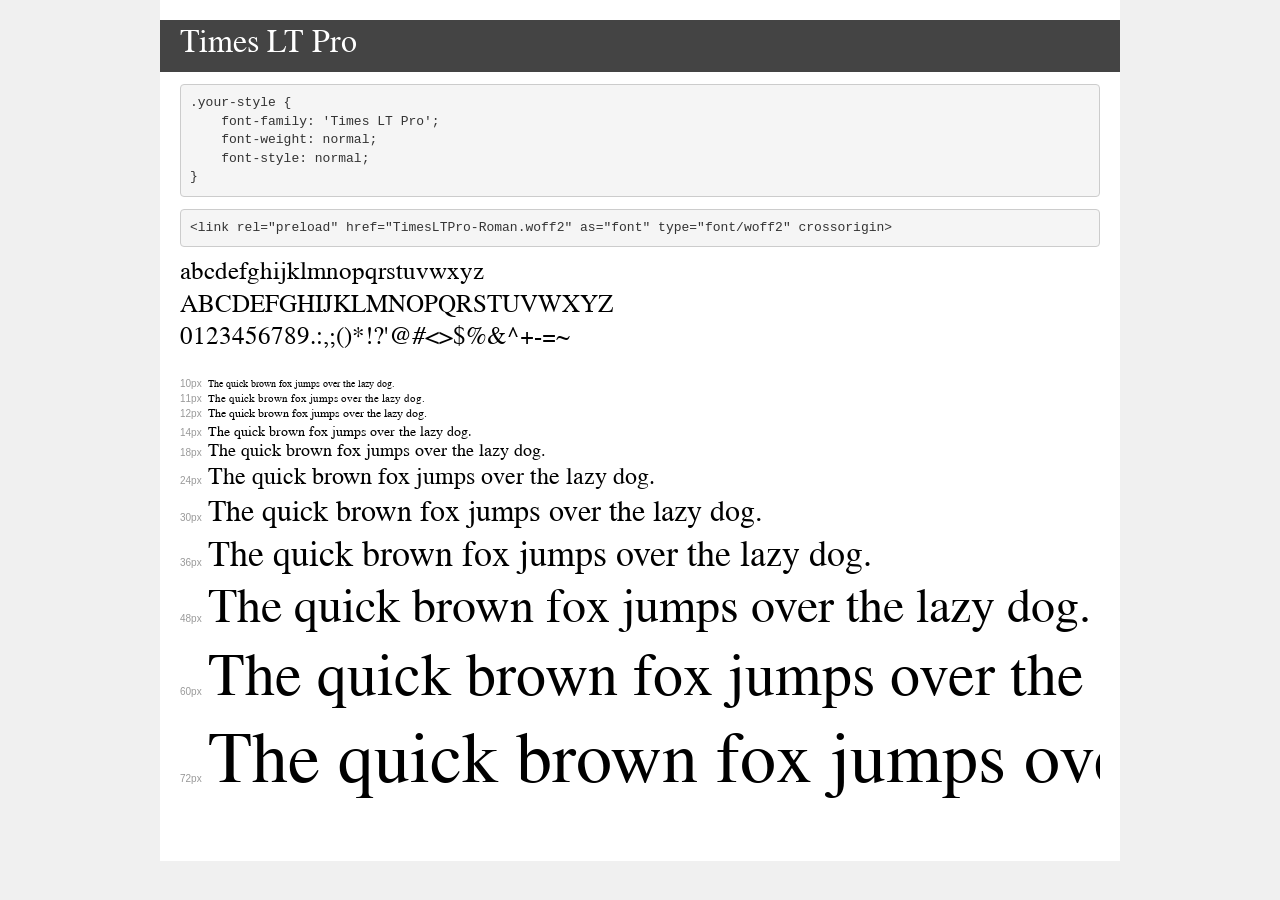
<file: times-font/demo.html>
<!DOCTYPE html>
<html lang="en">
<head>
    <meta charset="utf-8">
    <meta http-equiv="X-UA-Compatible" content="IE=edge">
    <meta name="viewport" content="width=device-width, initial-scale=1">
    <meta name="robots" content="noindex, noarchive">
    <meta name="format-detection" content="telephone=no">
    <title>Transfonter demo</title>
    <link href="stylesheet.css" rel="stylesheet">
    <style>
        /*
        http://meyerweb.com/eric/tools/css/reset/
        v2.0 | 20110126
        License: none (public domain)
        */
        html, body, div, span, applet, object, iframe,
        h1, h2, h3, h4, h5, h6, p, blockquote, pre,
        a, abbr, acronym, address, big, cite, code,
        del, dfn, em, img, ins, kbd, q, s, samp,
        small, strike, strong, sub, sup, tt, var,
        b, u, i, center,
        dl, dt, dd, ol, ul, li,
        fieldset, form, label, legend,
        table, caption, tbody, tfoot, thead, tr, th, td,
        article, aside, canvas, details, embed,
        figure, figcaption, footer, header, hgroup,
        menu, nav, output, ruby, section, summary,
        time, mark, audio, video {
            margin: 0;
            padding: 0;
            border: 0;
            font-size: 100%;
            font: inherit;
            vertical-align: baseline;
        }
        /* HTML5 display-role reset for older browsers */
        article, aside, details, figcaption, figure,
        footer, header, hgroup, menu, nav, section {
            display: block;
        }
        body {
            line-height: 1;
        }
        ol, ul {
            list-style: none;
        }
        blockquote, q {
            quotes: none;
        }
        blockquote:before, blockquote:after,
        q:before, q:after {
            content: '';
            content: none;
        }
        table {
            border-collapse: collapse;
            border-spacing: 0;
        }
        /* demo styles */
        body {
            background: #f0f0f0;
            color: #000;
        }
        .page {
            background: #fff;
            width: 920px;
            margin: 0 auto;
            padding: 20px 20px 0 20px;
            overflow: hidden;
        }
        .font-container {
            overflow-x: auto;
            overflow-y: hidden;
            margin-bottom: 40px;
            line-height: 1.3;
            white-space: nowrap;
            padding-bottom: 5px;
        }
        h1 {
            position: relative;
            background: #444;
            font-size: 32px;
            color: #fff;
            padding: 10px 20px;
            margin: 0 -20px 12px -20px;
        }
        .letters {
            font-size: 25px;
            margin-bottom: 20px;
        }
        .s10:before {
            content: '10px';
        }
        .s11:before {
            content: '11px';
        }
        .s12:before {
            content: '12px';
        }
        .s14:before {
            content: '14px';
        }
        .s18:before {
            content: '18px';
        }
        .s24:before {
            content: '24px';
        }
        .s30:before {
            content: '30px';
        }
        .s36:before {
            content: '36px';
        }
        .s48:before {
            content: '48px';
        }
        .s60:before {
            content: '60px';
        }
        .s72:before {
            content: '72px';
        }
        .s10:before, .s11:before, .s12:before, .s14:before,
        .s18:before, .s24:before, .s30:before, .s36:before,
        .s48:before, .s60:before, .s72:before {
            font-family: Arial, sans-serif;
            font-size: 10px;
            font-weight: normal;
            font-style: normal;
            color: #999;
            padding-right: 6px;
        }
        pre {
            display: block;
            padding: 9px;
            margin: 0 0 12px;
            font-family: Monaco, Menlo, Consolas, "Courier New", monospace;
            font-size: 13px;
            line-height: 1.428571429;
            color: #333;
            font-weight: normal;
            font-style: normal;
            background-color: #f5f5f5;
            border: 1px solid #ccc;
            overflow-x: auto;
            border-radius: 4px;
        }
        /* responsive */
        @media (max-width: 959px) {
            .page {
                width: auto;
                margin: 0;
            }
        }
    </style>
</head>
<body>
<div class="page">
    <div class="demo">
        <h1 style="font-family: 'Times LT Pro'; font-weight: normal; font-style: normal;">Times LT Pro</h1>
        <pre title="Usage">.your-style {
    font-family: 'Times LT Pro';
    font-weight: normal;
    font-style: normal;
}</pre>
        <pre title="Preload (optional)">
&lt;link rel=&quot;preload&quot; href=&quot;TimesLTPro-Roman.woff2&quot; as=&quot;font&quot; type=&quot;font/woff2&quot; crossorigin&gt;</pre>
        <div class="font-container" style="font-family: 'Times LT Pro'; font-weight: normal; font-style: normal;">
            <p class="letters">
                abcdefghijklmnopqrstuvwxyz<br>
ABCDEFGHIJKLMNOPQRSTUVWXYZ<br>
                0123456789.:,;()*!?'@#&lt;&gt;$%&^+-=~
            </p>
            <p class="s10" style="font-size: 10px;">The quick brown fox jumps over the lazy dog.</p>
            <p class="s11" style="font-size: 11px;">The quick brown fox jumps over the lazy dog.</p>
            <p class="s12" style="font-size: 12px;">The quick brown fox jumps over the lazy dog.</p>
            <p class="s14" style="font-size: 14px;">The quick brown fox jumps over the lazy dog.</p>
            <p class="s18" style="font-size: 18px;">The quick brown fox jumps over the lazy dog.</p>
            <p class="s24" style="font-size: 24px;">The quick brown fox jumps over the lazy dog.</p>
            <p class="s30" style="font-size: 30px;">The quick brown fox jumps over the lazy dog.</p>
            <p class="s36" style="font-size: 36px;">The quick brown fox jumps over the lazy dog.</p>
            <p class="s48" style="font-size: 48px;">The quick brown fox jumps over the lazy dog.</p>
            <p class="s60" style="font-size: 60px;">The quick brown fox jumps over the lazy dog.</p>
            <p class="s72" style="font-size: 72px;">The quick brown fox jumps over the lazy dog.</p>
        </div>
    </div>

</div>
</body>
</html>
</file>
<file: font/stylesheet.css>
@font-face {
    font-family: 'Founders Grotesk';
    src: url('FoundersGrotesk-Semibold.woff2') format('woff2'),
        url('FoundersGrotesk-Semibold.woff') format('woff');
    font-weight: 600;
    font-style: normal;
    font-display: swap;
}

@font-face {
    font-family: 'Founders Grotesk';
    src: url('FoundersGrotesk-Regular.woff2') format('woff2'),
        url('FoundersGrotesk-Regular.woff') format('woff');
    font-weight: normal;
    font-style: normal;
    font-display: swap;
}

@font-face {
    font-family: 'Founders Grotesk';
    src: url('FoundersGrotesk-Bold.woff2') format('woff2'),
        url('FoundersGrotesk-Bold.woff') format('woff');
    font-weight: bold;
    font-style: normal;
    font-display: swap;
}

@font-face {
    font-family: 'Founders Grotesk';
    src: url('FoundersGrotesk-BoldItalic.woff2') format('woff2'),
        url('FoundersGrotesk-BoldItalic.woff') format('woff');
    font-weight: bold;
    font-style: italic;
    font-display: swap;
}

@font-face {
    font-family: 'Founders Grotesk Regular';
    src: url('FoundersGrotesk-RegularItalic.woff2') format('woff2'),
        url('FoundersGrotesk-RegularItalic.woff') format('woff');
    font-weight: normal;
    font-style: italic;
    font-display: swap;
}

@font-face {
    font-family: 'Founders Grotesk';
    src: url('FoundersGrotesk-LightItalic.woff2') format('woff2'),
        url('FoundersGrotesk-LightItalic.woff') format('woff');
    font-weight: 300;
    font-style: italic;
    font-display: swap;
}

@font-face {
    font-family: 'Founders Grotesk';
    src: url('FoundersGrotesk-Light.woff2') format('woff2'),
        url('FoundersGrotesk-Light.woff') format('woff');
    font-weight: 300;
    font-style: normal;
    font-display: swap;
}

@font-face {
    font-family: 'Founders Grotesk';
    src: url('FoundersGrotesk-Medium.woff2') format('woff2'),
        url('FoundersGrotesk-Medium.woff') format('woff');
    font-weight: 500;
    font-style: normal;
    font-display: swap;
}

@font-face {
    font-family: 'Founders Grotesk';
    src: url('FoundersGrotesk-SemiboldIt.woff2') format('woff2'),
        url('FoundersGrotesk-SemiboldIt.woff') format('woff');
    font-weight: 600;
    font-style: italic;
    font-display: swap;
}

@font-face {
    font-family: 'Founders Grotesk';
    src: url('FoundersGrotesk-MediumItalic.woff2') format('woff2'),
        url('FoundersGrotesk-MediumItalic.woff') format('woff');
    font-weight: 500;
    font-style: italic;
    font-display: swap;
}
</file>
<file: nitti-font/stylesheet.css>
@font-face {
    font-family: 'Times LT Pro';
    src: url('TimesLTPro-Roman.woff2') format('woff2'),
        url('TimesLTPro-Roman.woff') format('woff');
    font-weight: normal;
    font-style: normal;
    font-display: swap;
}

@font-face {
    font-family: 'Nitti';
    src: url('Nitti.woff2') format('woff2'),
        url('Nitti.woff') format('woff');
    font-weight: normal;
    font-style: normal;
    font-display: swap;
}
</file>
<file: times-font/stylesheet.css>
@font-face {
    font-family: 'Times LT Pro';
    src: url('TimesLTPro-Roman.woff2') format('woff2'),
        url('TimesLTPro-Roman.woff') format('woff');
    font-weight: normal;
    font-style: normal;
    font-display: swap;
}
</file>
